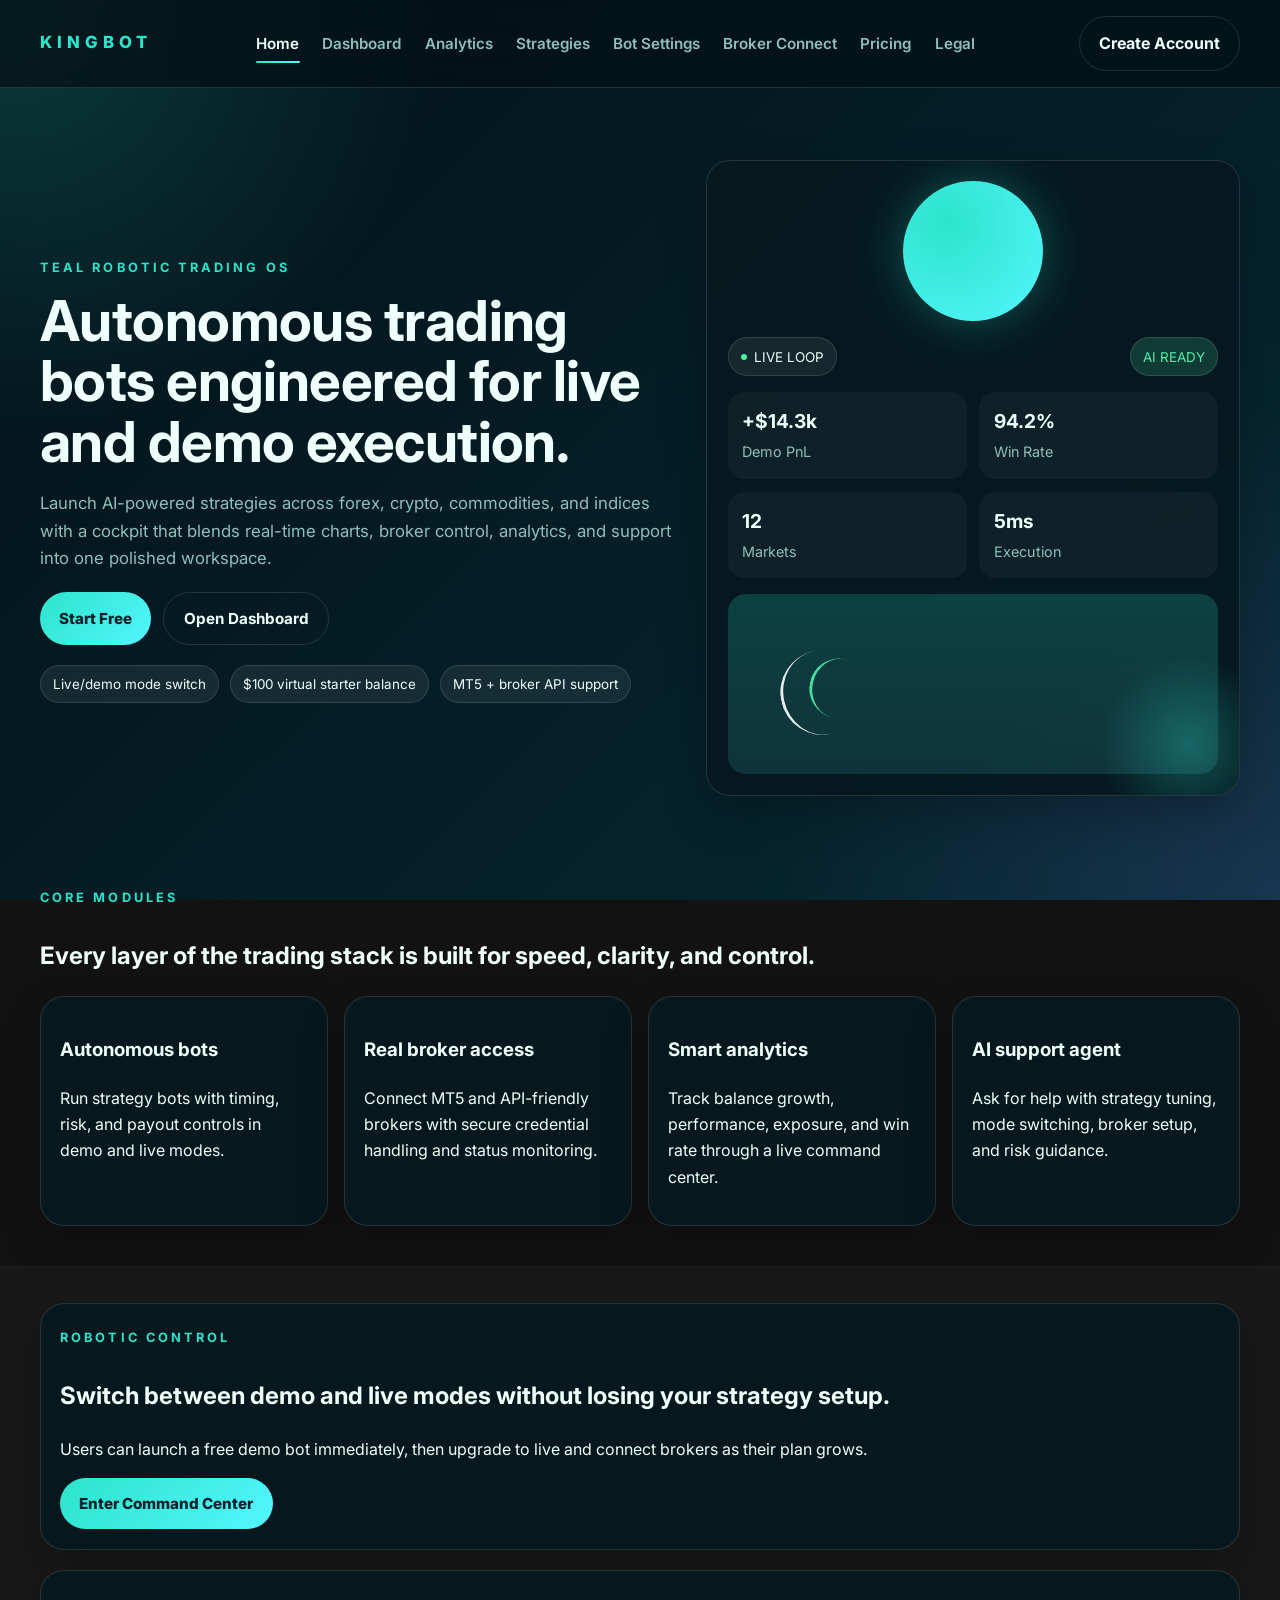
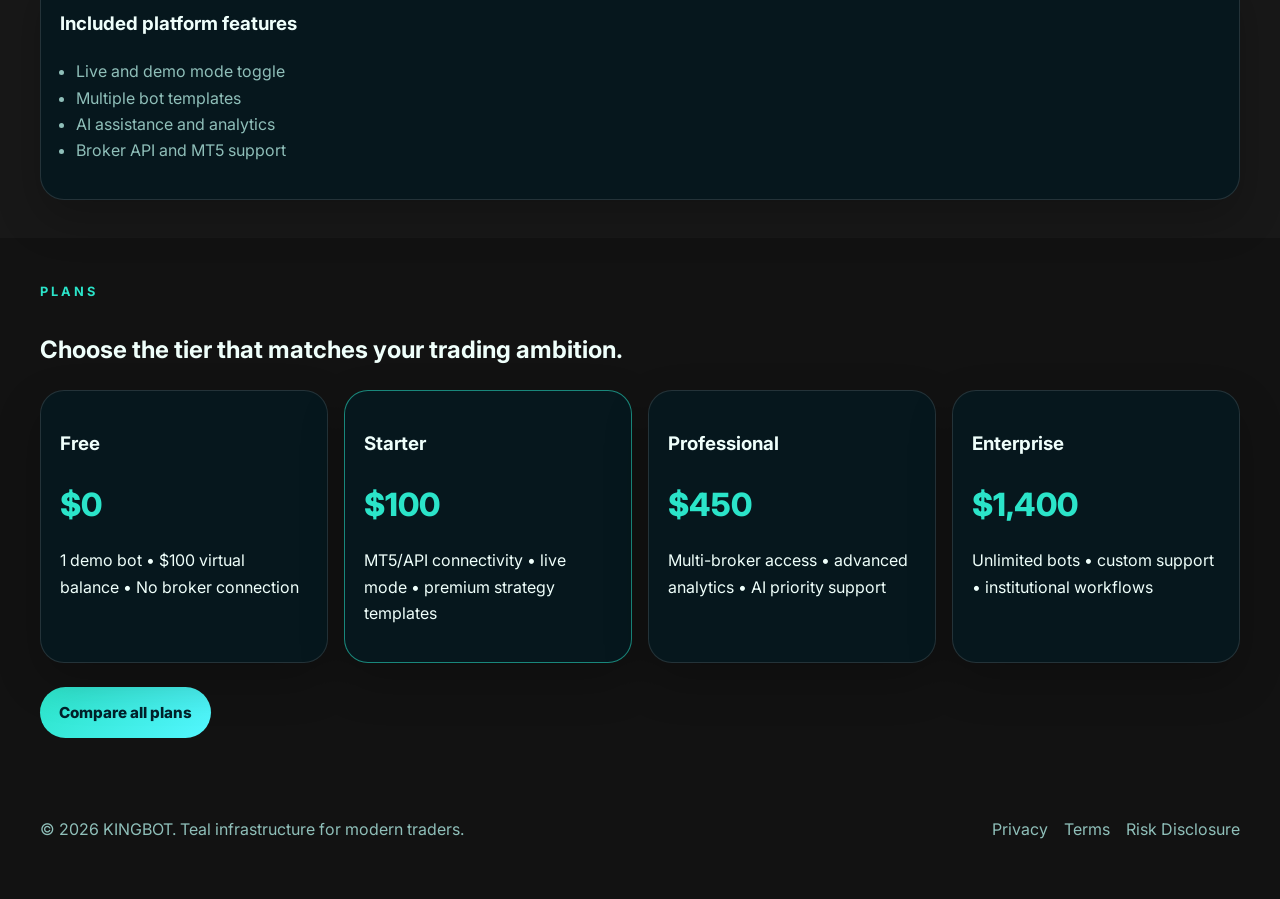
<file: index.html>
<!DOCTYPE html>
<html lang="en">
  <head>
    <meta charset="UTF-8" />
    <meta name="viewport" content="width=device-width, initial-scale=1.0" />
    <base href="/" />
    <title>KINGBOT | Teal AI Trading Robotics</title>
    <meta
      name="description"
      content="KINGBOT is a modern teal trading platform with autonomous bots, live/demo execution, AI support, broker integrations, and analytics."
    />
    <link rel="preconnect" href="https://fonts.googleapis.com" />
    <link rel="preconnect" href="https://fonts.gstatic.com" crossorigin />
    <link
      href="https://fonts.googleapis.com/css2?family=Inter:wght@400;500;600;700;800&display=swap"
      rel="stylesheet"
    />
    <link rel="stylesheet" href="/styles.css" />
  </head>
  <body>
    <header class="site-header">
      <div class="container nav-bar">
        <a class="brand" href="/index.html">KINGBOT</a>
        <button class="nav-toggle" type="button" aria-label="Toggle navigation" aria-expanded="false" aria-controls="primaryNav">
          <span></span>
        </button>
        <nav class="nav-links" id="primaryNav" aria-label="Main navigation">
          <a href="/index.html">Home</a>
          <a href="/dashboard.html">Dashboard</a>
          <a href="/analytics.html">Analytics</a>
          <a href="/strategies.html">Strategies</a>
          <a href="/settings.html">Bot Settings</a>
          <a href="/brokers.html">Broker Connect</a>
          <a href="/pricing.html">Pricing</a>
          <a href="/legal/privacy.html">Legal</a>
        </nav>
        <div class="nav-actions">
          <a class="button-ghost" href="/signup.html" id="authAction" data-guest-label="Create Account" data-guest-href="/signup.html">Create Account</a>
        </div>
      </div>
    </header>

    <main>
      <section class="hero">
        <div class="container hero-grid">
          <div class="fade-in">
            <span class="eyebrow">TEAL ROBOTIC TRADING OS</span>
            <h1>Autonomous trading bots engineered for live and demo execution.</h1>
            <p>
              Launch AI-powered strategies across forex, crypto, commodities,
              and indices with a cockpit that blends real-time charts, broker
              control, analytics, and support into one polished workspace.
            </p>
            <div class="hero-actions">
              <a class="button" href="/signup.html">Start Free</a>
              <a class="button button-ghost" href="/dashboard.html"
                >Open Dashboard</a
              >
            </div>
            <ul class="hero-badges">
              <li>Live/demo mode switch</li>
              <li>$100 virtual starter balance</li>
              <li>MT5 + broker API support</li>
            </ul>
          </div>

          <div class="hero-card" aria-label="Performance summary card">
            <div class="orb" aria-hidden="true"></div>
            <div class="card-top">
              <span class="status-pill pulse">LIVE LOOP</span>
              <span class="status-pill status-pill-alt">AI READY</span>
            </div>
            <div class="metric-grid">
              <div><strong>+$14.3k</strong><span>Demo PnL</span></div>
              <div><strong>94.2%</strong><span>Win Rate</span></div>
              <div><strong>12</strong><span>Markets</span></div>
              <div><strong>5ms</strong><span>Execution</span></div>
            </div>
            <div class="mini-chart" aria-hidden="true">
              <div class="trend-line"></div>
              <div class="trend-line two"></div>
            </div>
          </div>
        </div>
      </section>

      <section class="section">
        <div class="container">
          <div class="section-heading reveal">
            <span class="eyebrow">CORE MODULES</span>
            <h2>
              Every layer of the trading stack is built for speed, clarity, and
              control.
            </h2>
          </div>

          <div class="feature-grid reveal-stagger">
            <article class="feature-card">
              <h3>Autonomous bots</h3>
              <p>
                Run strategy bots with timing, risk, and payout controls in demo
                and live modes.
              </p>
            </article>

            <article class="feature-card">
              <h3>Real broker access</h3>
              <p>
                Connect MT5 and API-friendly brokers with secure credential
                handling and status monitoring.
              </p>
            </article>

            <article class="feature-card">
              <h3>Smart analytics</h3>
              <p>
                Track balance growth, performance, exposure, and win rate
                through a live command center.
              </p>
            </article>

            <article class="feature-card">
              <h3>AI support agent</h3>
              <p>
                Ask for help with strategy tuning, mode switching, broker setup,
                and risk guidance.
              </p>
            </article>
          </div>
        </div>
      </section>

      <section class="section section-alt">
        <div class="container split-grid">
          <div class="panel reveal">
            <span class="eyebrow">ROBOTIC CONTROL</span>
            <h2>
              Switch between demo and live modes without losing your strategy
              setup.
            </h2>
            <p>
              Users can launch a free demo bot immediately, then upgrade to
              live and connect brokers as their plan grows.
            </p>
            <a class="button" href="/dashboard.html">Enter Command Center</a>
          </div>

          <div class="panel reveal">
            <h3>Included platform features</h3>
            <ul class="list">
              <li>Live and demo mode toggle</li>
              <li>Multiple bot templates</li>
              <li>AI assistance and analytics</li>
              <li>Broker API and MT5 support</li>
            </ul>
          </div>
        </div>
      </section>

      <section class="section">
        <div class="container">
          <div class="section-heading reveal">
            <span class="eyebrow">PLANS</span>
            <h2>Choose the tier that matches your trading ambition.</h2>
          </div>

          <div class="pricing-preview-grid reveal-stagger">
            <article class="pricing-card">
              <h3>Free</h3>
              <span class="price">$0</span>
              <p>1 demo bot • $100 virtual balance • No broker connection</p>
            </article>

            <article class="pricing-card featured">
              <h3>Starter</h3>
              <span class="price">$100</span>
              <p>MT5/API connectivity • live mode • premium strategy templates</p>
            </article>

            <article class="pricing-card">
              <h3>Professional</h3>
              <span class="price">$450</span>
              <p>Multi-broker access • advanced analytics • AI priority support</p>
            </article>

            <article class="pricing-card">
              <h3>Enterprise</h3>
              <span class="price">$1,400</span>
              <p>Unlimited bots • custom support • institutional workflows</p>
            </article>
          </div>
          <div class="hero-actions" style="margin-top: 1.5rem;">
            <a class="button" href="/pricing.html">Compare all plans</a>
          </div>
        </div>
      </section>
    </main>

    <footer class="site-footer">
      <div class="container footer-row">
        <p>© <span class="year"></span> KINGBOT. Teal infrastructure for modern traders.</p>
        <div class="footer-links">
          <a href="/legal/privacy.html">Privacy</a>
          <a href="/legal/terms.html">Terms</a>
          <a href="/legal/risk.html">Risk Disclosure</a>
        </div>
      </div>
    </footer>

    <script src="/app.js"></script>
  </body>
</html>
</file>
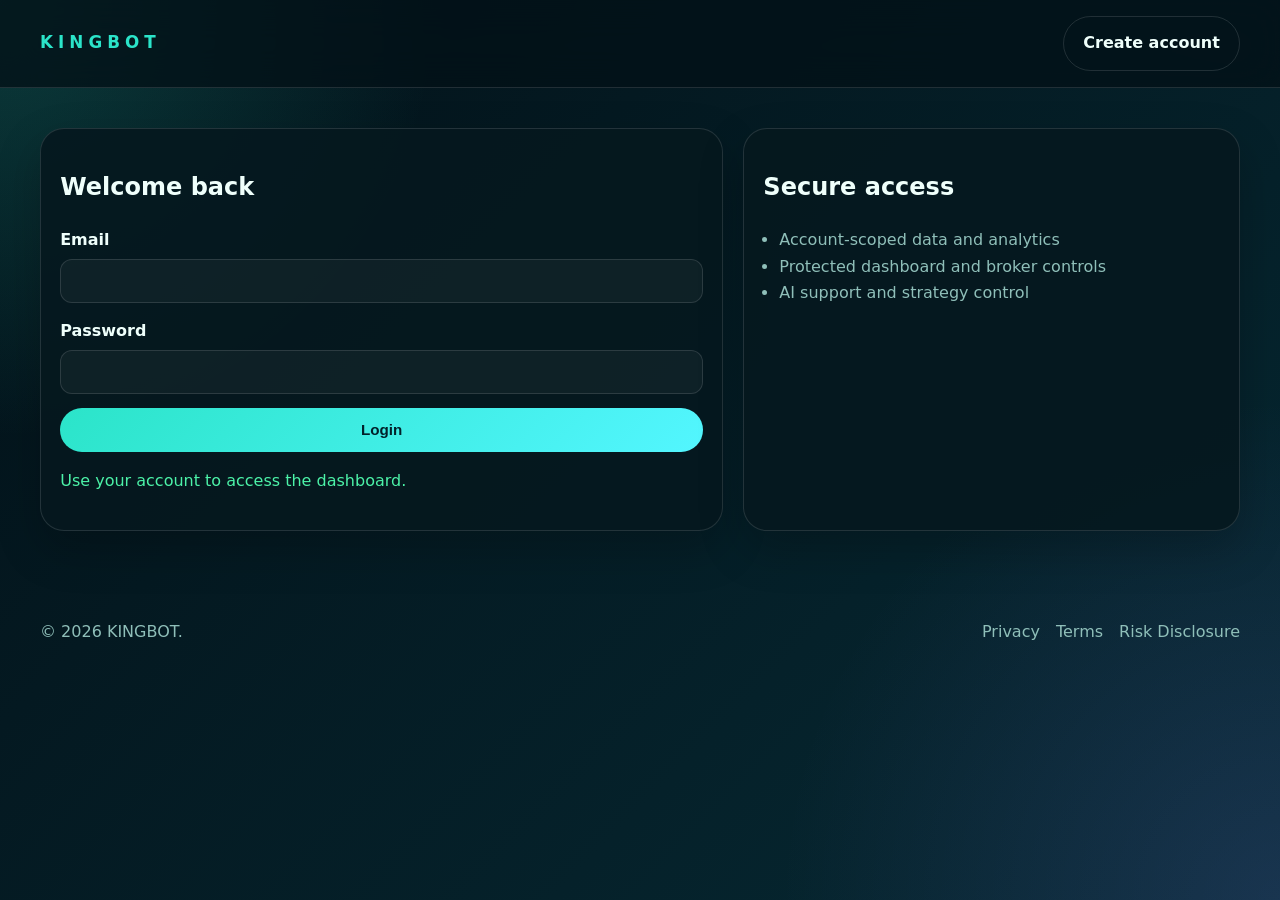
<file: analytics.html>
<!DOCTYPE html>
<html lang="en">
  <head>
    <meta charset="UTF-8" />
    <meta name="viewport" content="width=device-width, initial-scale=1.0" />
    <base href="/" />
    <title>KINGBOT Analytics</title>
    <link rel="stylesheet" href="/styles.css" />
  </head>
  <body>
    <header class="site-header">
      <div class="container nav-bar">
        <a class="brand" href="/index.html">KINGBOT</a>
        <button class="nav-toggle" type="button" aria-label="Toggle navigation" aria-expanded="false" aria-controls="primaryNav">
          <span></span>
        </button>
        <nav class="nav-links" id="primaryNav" aria-label="Main navigation">
          <a href="/index.html">Home</a>
          <a href="/dashboard.html">Dashboard</a>
          <a href="/analytics.html">Analytics</a>
          <a href="/strategies.html">Strategies</a>
          <a href="/settings.html">Bot Settings</a>
          <a href="/brokers.html">Broker Connect</a>
          <a href="/pricing.html">Pricing</a>
          <a href="/legal/privacy.html">Legal</a>
        </nav>
        <div class="nav-actions">
          <a class="button-ghost" href="/index.html" id="logoutBtn">Logout</a>
        </div>
      </div>
    </header>

    <main class="page-shell">
      <section class="container page-intro reveal">
        <span class="eyebrow">ADVANCED ANALYTICS</span>
        <h1>Clear intelligence for every account and strategy.</h1>
        <p>Monitor balance, win rate, profitability, and connected brokers from a premium analytics cockpit.</p>
      </section>

      <section class="container feature-grid reveal-stagger">
        <article class="feature-card"><h3>Balance</h3><p id="balanceValue" class="skeleton">$100</p></article>
        <article class="feature-card"><h3>Win rate</h3><p id="winRateValue" class="skeleton">94.2%</p></article>
        <article class="feature-card"><h3>Monthly PnL</h3><p id="pnlValue" class="skeleton">+$14,280</p></article>
        <article class="feature-card"><h3>Brokers connected</h3><p id="brokerCount" class="skeleton">0</p></article>
      </section>

      <section class="container dashboard-grid reveal-stagger">
        <div class="panel">
          <h2>Performance chart</h2>
          <div class="mini-chart" style="height: 220px; margin-top: 0.5rem;"><div class="trend-line"></div><div class="trend-line two"></div></div>
        </div>
        <div class="panel">
          <h2>Live market watch</h2>
          <div id="marketList" class="skeleton" style="height: 64px;"></div>
        </div>
      </section>
    </main>

    <footer class="site-footer">
      <div class="container footer-row"><p>© <span class="year"></span> KINGBOT.</p></div>
    </footer>

    <script src="/app.js"></script>
    <script>
      const token = localStorage.getItem('kingbotToken');
      document.getElementById('logoutBtn').addEventListener('click', (event) => {
        event.preventDefault();
        localStorage.removeItem('kingbotToken');
        window.location.replace('/login.html');
      });
      const loadAnalytics = async () => {
        if (!token) {
          window.location.href = '/login.html';
          return;
        }
        const res = await fetch('/api/analytics', { headers: { Authorization: `Bearer ${token}` } });
        if (!res.ok) {
          window.location.href = '/login.html';
          return;
        }
        const data = await res.json();
        ['balanceValue', 'winRateValue', 'pnlValue', 'brokerCount'].forEach((id) => document.getElementById(id).classList.remove('skeleton'));
        document.getElementById('balanceValue').textContent = `$${data.balance}`;
        document.getElementById('winRateValue').textContent = `${data.winRate}%`;
        document.getElementById('pnlValue').textContent = `+$${data.monthlyPnL.toLocaleString()}`;
        document.getElementById('brokerCount').textContent = data.connectedBrokers;
      };
      const loadMarkets = async () => {
        const res = await fetch('/api/markets');
        const data = await res.json();
        const list = document.getElementById('marketList');
        list.classList.remove('skeleton');
        list.style.height = 'auto';
        list.innerHTML = data.markets.map((market) => `
          <div class="bot-card">
            <div><strong>${market.symbol}</strong></div>
            <div>${market.price} <span class="stat-pill">${market.change}</span></div>
          </div>
        `).join('');
      };
      loadAnalytics();
      loadMarkets();
    </script>
  </body>
</html>
</file>
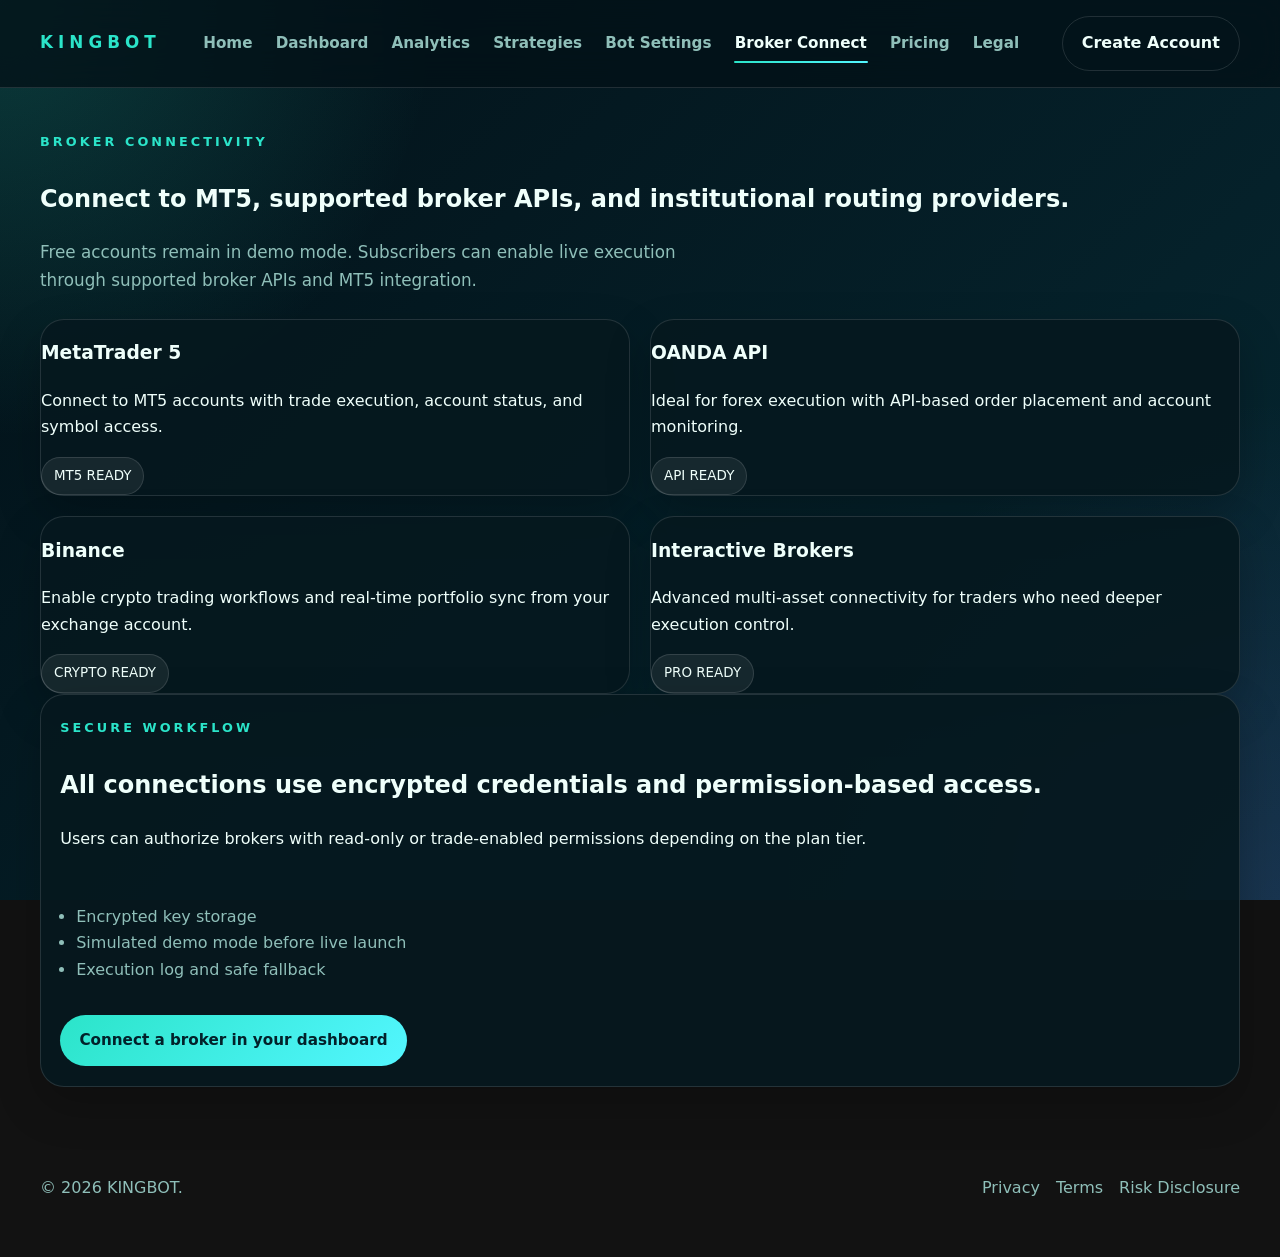
<file: brokers.html>
<!DOCTYPE html>
<html lang="en">
  <head>
    <meta charset="UTF-8" />
    <meta name="viewport" content="width=device-width, initial-scale=1.0" />
    <base href="/" />
    <title>KINGBOT Broker Connect</title>
    <link rel="stylesheet" href="/styles.css" />
  </head>
  <body>
    <header class="site-header">
      <div class="container nav-bar">
        <a class="brand" href="/index.html">KINGBOT</a>
        <button class="nav-toggle" type="button" aria-label="Toggle navigation" aria-expanded="false" aria-controls="primaryNav">
          <span></span>
        </button>
        <nav class="nav-links" id="primaryNav" aria-label="Main navigation">
          <a href="/index.html">Home</a>
          <a href="/dashboard.html">Dashboard</a>
          <a href="/analytics.html">Analytics</a>
          <a href="/strategies.html">Strategies</a>
          <a href="/settings.html">Bot Settings</a>
          <a href="/brokers.html">Broker Connect</a>
          <a href="/pricing.html">Pricing</a>
          <a href="/legal/privacy.html">Legal</a>
        </nav>
        <div class="nav-actions">
          <a class="button-ghost" href="/signup.html" id="authAction" data-guest-label="Create Account" data-guest-href="/signup.html">Create Account</a>
        </div>
      </div>
    </header>

    <main class="page-shell">
      <section class="container page-intro reveal">
        <span class="eyebrow">BROKER CONNECTIVITY</span>
        <h1>Connect to MT5, supported broker APIs, and institutional routing providers.</h1>
        <p>
          Free accounts remain in demo mode. Subscribers can enable live execution through supported broker APIs
          and MT5 integration.
        </p>
      </section>

      <section class="container broker-grid reveal-stagger">
        <article class="broker-card">
          <h3>MetaTrader 5</h3>
          <p>Connect to MT5 accounts with trade execution, account status, and symbol access.</p>
          <span class="status-pill">MT5 READY</span>
        </article>
        <article class="broker-card">
          <h3>OANDA API</h3>
          <p>Ideal for forex execution with API-based order placement and account monitoring.</p>
          <span class="status-pill">API READY</span>
        </article>
        <article class="broker-card">
          <h3>Binance</h3>
          <p>Enable crypto trading workflows and real-time portfolio sync from your exchange account.</p>
          <span class="status-pill">CRYPTO READY</span>
        </article>
        <article class="broker-card">
          <h3>Interactive Brokers</h3>
          <p>Advanced multi-asset connectivity for traders who need deeper execution control.</p>
          <span class="status-pill">PRO READY</span>
        </article>
      </section>

      <section class="container panel connection-panel reveal">
        <div class="split-grid">
          <div>
            <span class="eyebrow">SECURE WORKFLOW</span>
            <h2>All connections use encrypted credentials and permission-based access.</h2>
            <p>Users can authorize brokers with read-only or trade-enabled permissions depending on the plan tier.</p>
          </div>
          <ul class="list">
            <li>Encrypted key storage</li>
            <li>Simulated demo mode before live launch</li>
            <li>Execution log and safe fallback</li>
          </ul>
        </div>
        <div class="card-actions">
          <a class="button" href="/dashboard.html#connectButton">Connect a broker in your dashboard</a>
        </div>
      </section>
    </main>

    <footer class="site-footer">
      <div class="container footer-row">
        <p>© <span class="year"></span> KINGBOT.</p>
        <div class="footer-links">
          <a href="/legal/privacy.html">Privacy</a>
          <a href="/legal/terms.html">Terms</a>
          <a href="/legal/risk.html">Risk Disclosure</a>
        </div>
      </div>
    </footer>

    <script src="/app.js"></script>
  </body>
</html>
</file>
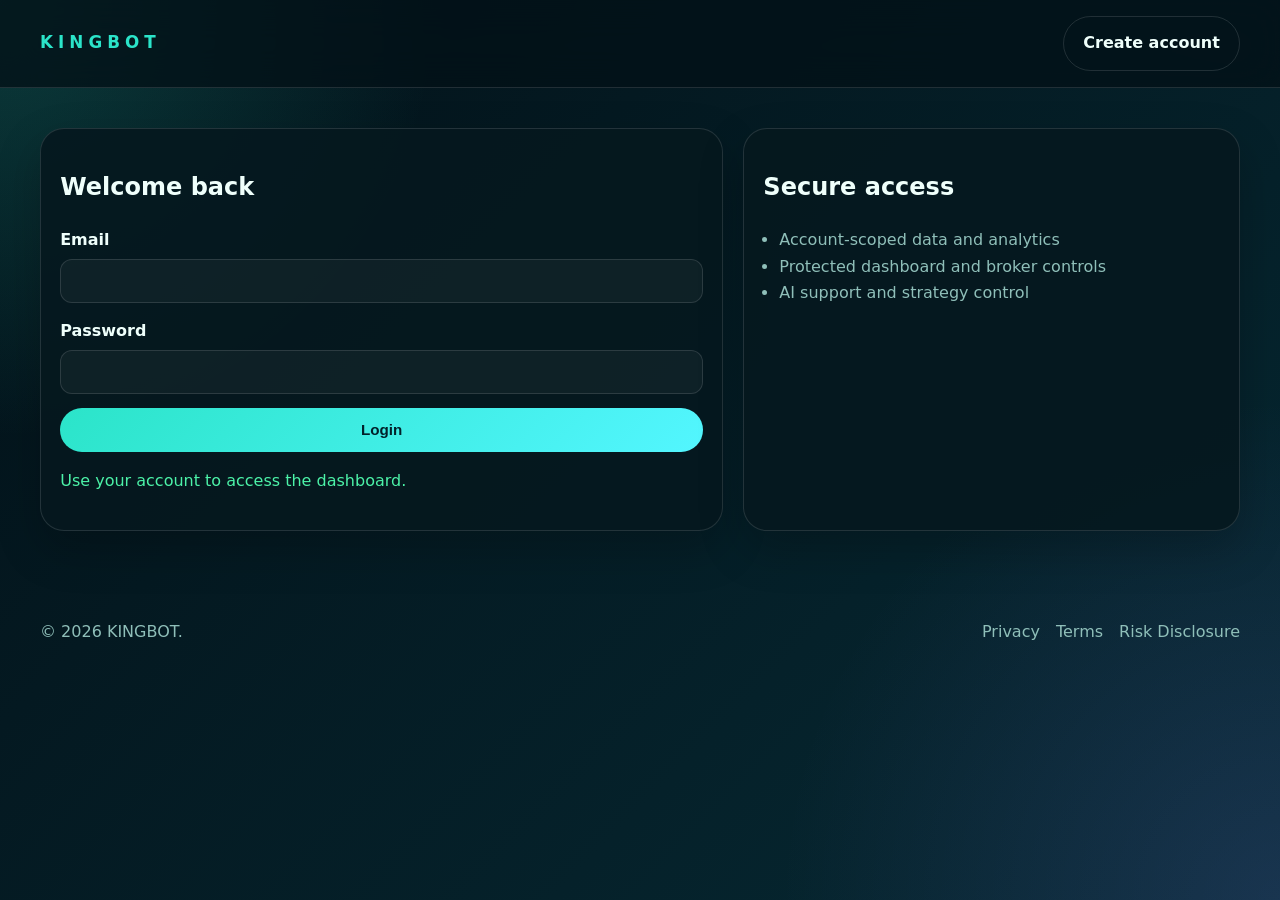
<file: dashboard.html>
<!DOCTYPE html>
<html lang="en">
  <head>
    <meta charset="UTF-8" />
    <meta name="viewport" content="width=device-width, initial-scale=1.0" />
    <base href="/" />
    <title>KINGBOT Dashboard</title>
    <link rel="stylesheet" href="/styles.css" />
  </head>
  <body>
    <header class="site-header">
      <div class="container nav-bar">
        <a class="brand" href="/index.html">KINGBOT</a>
        <button class="nav-toggle" type="button" aria-label="Toggle navigation" aria-expanded="false" aria-controls="primaryNav">
          <span></span>
        </button>
        <nav class="nav-links" id="primaryNav" aria-label="Main navigation">
          <a href="/index.html">Home</a>
          <a href="/dashboard.html">Dashboard</a>
          <a href="/analytics.html">Analytics</a>
          <a href="/strategies.html">Strategies</a>
          <a href="/settings.html">Bot Settings</a>
          <a href="/brokers.html">Broker Connect</a>
          <a href="/pricing.html">Pricing</a>
          <a href="/legal/privacy.html">Legal</a>
        </nav>
        <div class="nav-actions">
          <a class="button-ghost" href="/index.html" id="logoutBtn">Logout</a>
        </div>
      </div>
    </header>

    <main class="page-shell">
      <section class="container page-intro reveal">
        <div class="hero-actions" style="justify-content: space-between; align-items: center; flex-wrap: wrap;">
          <div>
            <span class="eyebrow">TRADING DESK</span>
            <h1 id="welcomeTitle">Welcome back</h1>
          </div>
          <div class="toggle-group">
            <button class="button secondary mode-btn active" data-mode="demo">Demo mode</button>
            <button class="button secondary mode-btn" data-mode="live">Live mode</button>
          </div>
        </div>
        <p>Your bot fleet, analytics, AI support, and broker connections are managed from one high-tech command center.</p>
      </section>

      <section class="container dashboard-grid reveal-stagger">
        <article class="panel">
          <h3>Account snapshot</h3>
          <p id="accountInfo" class="skeleton">Loading account details</p>
          <p id="modeInfo" class="stat-pill">Mode: demo</p>
        </article>
        <article class="panel">
          <h3>Performance overview</h3>
          <p id="brokerInfo" class="skeleton">Loading performance overview</p>
        </article>
      </section>

      <section class="container dashboard-grid reveal-stagger">
        <div class="panel">
          <div class="section-heading">
            <h2>Bot fleet</h2>
            <button class="button" id="createBotBtn" type="button">Create bot</button>
          </div>
          <div id="botList" class="skeleton" style="height: 64px;"></div>
        </div>
        <div class="panel" id="paymentForm">
          <h2>Upgrade plan</h2>
          <form id="upgradeForm">
            <label>Plan<select id="planSelect"><option value="starter">Starter $100</option><option value="professional">Professional $450</option><option value="enterprise">Enterprise $1400</option></select></label>
            <button class="button button-block" type="submit">Activate plan</button>
          </form>
          <p id="paymentStatus" class="status-text">Manual payment also available at +27 748 275 015.</p>
        </div>
      </section>

      <section class="container dashboard-grid reveal-stagger">
        <div class="panel">
          <h2>AI assistant</h2>
          <input id="aiInput" placeholder="Ask about your strategy or broker" />
          <button class="button" id="aiButton" style="margin-top: 0.6rem;">Send</button>
          <p id="aiReply" class="status-text">AI assistant ready.</p>
        </div>
        <div class="panel">
          <h2>Broker connect</h2>
          <select id="brokerSelect"><option>MT5</option><option>OANDA</option><option>Binance</option><option>Interactive Brokers</option></select>
          <button class="button" id="connectButton" style="margin-top: 0.6rem;">Connect broker</button>
          <p id="brokerStatus" class="status-text">Demo mode until subscription is active.</p>
        </div>
      </section>
    </main>

    <footer class="site-footer">
      <div class="container footer-row">
        <p>© <span class="year"></span> KINGBOT.</p>
      </div>
    </footer>

    <script src="/app.js"></script>
    <script>
      const token = localStorage.getItem('kingbotToken');
      const modeButtons = Array.from(document.querySelectorAll('.mode-btn'));

      const setModeButtons = (mode) => {
        modeButtons.forEach((button) => button.classList.toggle('active', button.dataset.mode === mode));
      };

      const loadUser = async () => {
        if (!token) {
          window.location.href = '/login.html';
          return;
        }
        const res = await fetch('/api/me', { headers: { Authorization: `Bearer ${token}` } });
        if (!res.ok) {
          window.location.href = '/login.html';
          return;
        }
        const data = await res.json();
        document.getElementById('welcomeTitle').textContent = `Welcome back, ${data.user.name}`;
        const accountInfo = document.getElementById('accountInfo');
        accountInfo.classList.remove('skeleton');
        accountInfo.textContent = `${data.user.email} • Plan: ${data.user.plan} • Balance: $${data.user.demoBalance}`;
        document.getElementById('modeInfo').textContent = `Mode: ${data.user.mode || 'demo'}`;
        setModeButtons(data.user.mode || 'demo');
      };

      const loadAnalytics = async () => {
        if (!token) return;
        const res = await fetch('/api/analytics', { headers: { Authorization: `Bearer ${token}` } });
        const data = await res.json();
        if (res.ok) {
          const brokerInfo = document.getElementById('brokerInfo');
          brokerInfo.classList.remove('skeleton');
          brokerInfo.textContent = `${data.connectedBrokers} connected broker(s) • Win rate ${data.winRate}% • Active bots ${data.activeBots}`;
        }
      };

      const loadBots = async () => {
        if (!token) return;
        const res = await fetch('/api/bots', { headers: { Authorization: `Bearer ${token}` } });
        const data = await res.json();
        const list = document.getElementById('botList');
        list.classList.remove('skeleton');
        list.style.height = 'auto';
        if (!res.ok) return;
        if (!data.bots.length) {
          list.innerHTML = '<p class="status-text">No bots yet. Create your first bot to get started.</p>';
          return;
        }
        list.innerHTML = data.bots.map((bot) => `
          <div class="bot-card">
            <div>
              <strong>${bot.name}</strong>
              <div class="stat-pill">${bot.strategy} • ${bot.timeframe}</div>
            </div>
            <div class="toggle-group">
              <button class="button secondary" data-action="toggle" data-id="${bot.id}">${bot.status === 'running' ? 'Pause' : 'Start'}</button>
            </div>
          </div>
        `).join('');
      };

      document.getElementById('logoutBtn').addEventListener('click', (event) => {
        event.preventDefault();
        localStorage.removeItem('kingbotToken');
        window.location.replace('/login.html');
      });

      modeButtons.forEach((button) => {
        button.addEventListener('click', async () => {
          const mode = button.dataset.mode;
          const res = await fetch('/api/mode', {
            method: 'POST',
            headers: { 'Content-Type': 'application/json', Authorization: `Bearer ${token}` },
            body: JSON.stringify({ mode })
          });
          const payload = await res.json();
          if (res.ok) {
            setModeButtons(mode);
            document.getElementById('modeInfo').textContent = `Mode: ${mode}`;
            document.getElementById('brokerStatus').textContent = mode === 'live' ? 'Live mode activated' : 'Demo mode active';
          } else {
            document.getElementById('brokerStatus').textContent = payload.error || 'Mode change failed';
          }
        });
      });

      document.getElementById('createBotBtn').addEventListener('click', async (event) => {
        const button = event.currentTarget;
        button.disabled = true;
        const originalText = button.textContent;
        button.innerHTML = '<span class="spinner"></span>Creating';
        const res = await fetch('/api/bots', {
          method: 'POST',
          headers: { 'Content-Type': 'application/json', Authorization: `Bearer ${token}` },
          body: JSON.stringify({ action: 'create' })
        });
        if (res.ok) {
          await loadBots();
        }
        button.disabled = false;
        button.textContent = originalText;
      });

      document.getElementById('botList').addEventListener('click', async (event) => {
        const button = event.target.closest('button[data-action="toggle"]');
        if (!button) return;
        const res = await fetch('/api/bots', {
          method: 'POST',
          headers: { 'Content-Type': 'application/json', Authorization: `Bearer ${token}` },
          body: JSON.stringify({ action: 'toggle', id: button.dataset.id })
        });
        if (res.ok) {
          loadBots();
        }
      });

      document.getElementById('upgradeForm').addEventListener('submit', async (event) => {
        event.preventDefault();
        const plan = document.getElementById('planSelect').value;
        const submitButton = event.target.querySelector('button');
        submitButton.disabled = true;
        const res = await fetch('/api/payment', {
          method: 'POST',
          headers: { 'Content-Type': 'application/json', Authorization: `Bearer ${token}` },
          body: JSON.stringify({ plan })
        });
        const payload = await res.json();
        const statusEl = document.getElementById('paymentStatus');
        statusEl.textContent = payload.message || payload.error;
        statusEl.classList.toggle('is-error', !res.ok);
        submitButton.disabled = false;
        loadUser();
      });

      document.getElementById('aiButton').addEventListener('click', async () => {
        const input = document.getElementById('aiInput');
        const reply = document.getElementById('aiReply');
        reply.innerHTML = '<span class="spinner"></span>Thinking...';
        const response = await fetch('/api/ai', {
          method: 'POST',
          headers: { 'Content-Type': 'application/json' },
          body: JSON.stringify({ message: input.value })
        });
        const payload = await response.json();
        reply.textContent = payload.reply;
      });

      document.getElementById('connectButton').addEventListener('click', async () => {
        const select = document.getElementById('brokerSelect');
        const response = await fetch('/api/broker/connect', {
          method: 'POST',
          headers: { 'Content-Type': 'application/json', Authorization: `Bearer ${token}` },
          body: JSON.stringify({ broker: select.value })
        });
        const payload = await response.json();
        document.getElementById('brokerStatus').textContent = `Connected to ${payload.connection?.broker || select.value}`;
        loadAnalytics();
      });

      const planParam = new URLSearchParams(window.location.search).get('plan');
      if (planParam) {
        const planSelect = document.getElementById('planSelect');
        const match = Array.from(planSelect.options).find((option) => option.value === planParam);
        if (match) planSelect.value = match.value;
      }

      loadUser();
      loadAnalytics();
      loadBots();
    </script>
  </body>
</html>
</file>
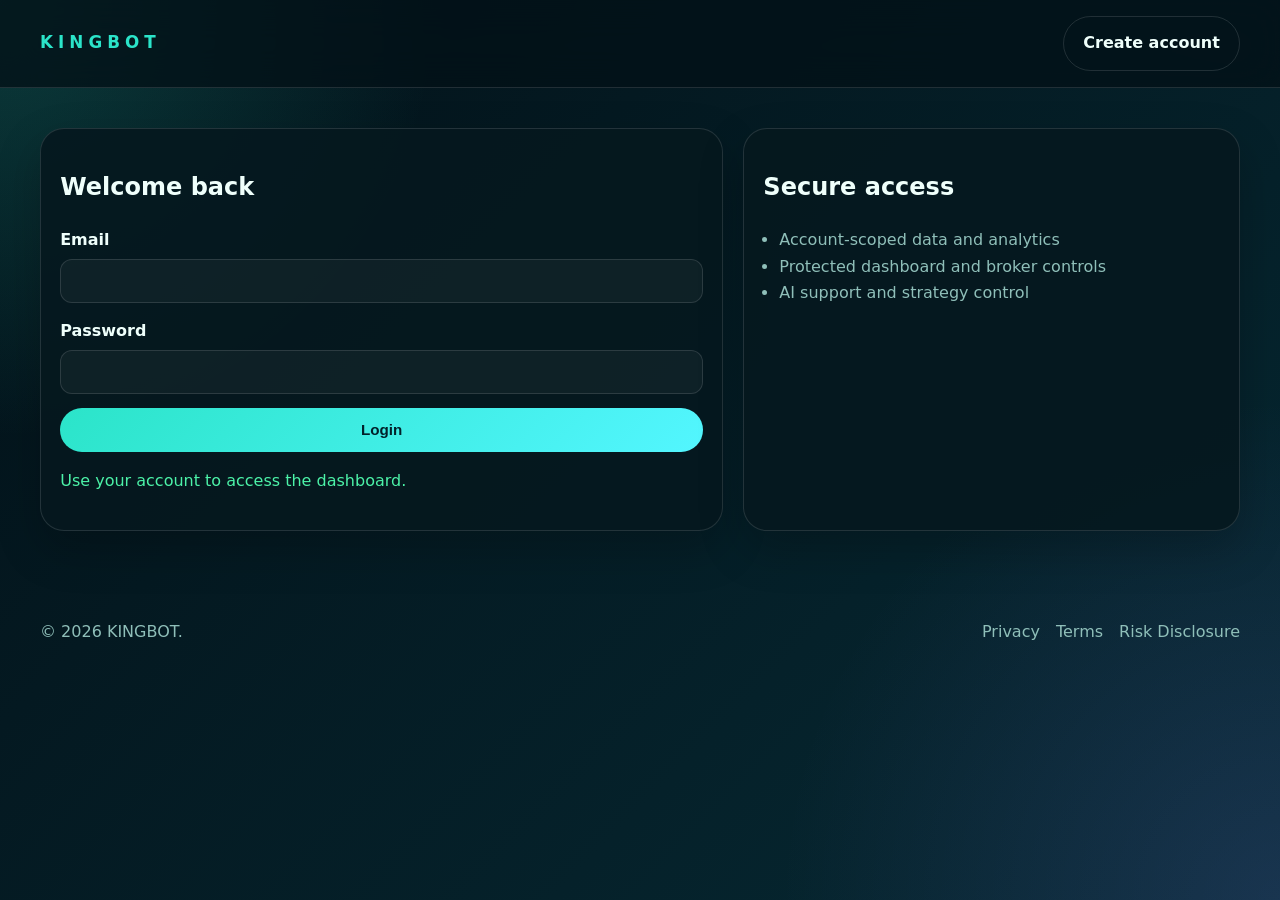
<file: login.html>
<!DOCTYPE html>
<html lang="en">
  <head>
    <meta charset="UTF-8" />
    <meta name="viewport" content="width=device-width, initial-scale=1.0" />
    <base href="/" />
    <title>KINGBOT Login</title>
    <link rel="stylesheet" href="/styles.css" />
  </head>
  <body>
    <header class="site-header">
      <div class="container nav-bar">
        <a class="brand" href="/index.html">KINGBOT</a>
        <div class="nav-actions">
          <a class="button-ghost" href="/signup.html">Create account</a>
        </div>
      </div>
    </header>

    <main class="page-shell">
      <section class="container settings-grid reveal-stagger">
        <form class="panel" id="loginForm">
          <h2>Welcome back</h2>
          <label>Email<input name="email" type="email" required autocomplete="email" /></label>
          <label>Password<input name="password" type="password" required autocomplete="current-password" /></label>
          <button class="button button-block" type="submit">Login</button>
          <p id="loginMessage" class="status-text">Use your account to access the dashboard.</p>
        </form>
        <div class="panel">
          <h2>Secure access</h2>
          <ul class="list">
            <li>Account-scoped data and analytics</li>
            <li>Protected dashboard and broker controls</li>
            <li>AI support and strategy control</li>
          </ul>
        </div>
      </section>
    </main>

    <footer class="site-footer">
      <div class="container footer-row">
        <p>© <span class="year"></span> KINGBOT.</p>
        <div class="footer-links">
          <a href="/legal/privacy.html">Privacy</a>
          <a href="/legal/terms.html">Terms</a>
          <a href="/legal/risk.html">Risk Disclosure</a>
        </div>
      </div>
    </footer>

    <script src="/app.js"></script>
    <script>
      document.getElementById('loginForm').addEventListener('submit', async (event) => {
        event.preventDefault();
        const submitButton = event.target.querySelector('button');
        const messageEl = document.getElementById('loginMessage');
        submitButton.disabled = true;
        submitButton.innerHTML = '<span class="spinner"></span>Logging in';
        const formData = new FormData(event.target);
        const payload = Object.fromEntries(formData.entries());
        try {
          const response = await fetch('/api/login', {
            method: 'POST',
            headers: { 'Content-Type': 'application/json' },
            body: JSON.stringify(payload)
          });
          const data = await response.json();
          if (response.ok) {
            localStorage.setItem('kingbotToken', data.token);
            messageEl.textContent = 'Login successful. Redirecting...';
            messageEl.classList.remove('is-error');
            window.location.replace('/dashboard.html');
          } else {
            localStorage.removeItem('kingbotToken');
            messageEl.textContent = data.error || 'Login failed';
            messageEl.classList.add('is-error');
          }
        } finally {
          submitButton.disabled = false;
          submitButton.textContent = 'Login';
        }
      });
    </script>
  </body>
</html>
</file>
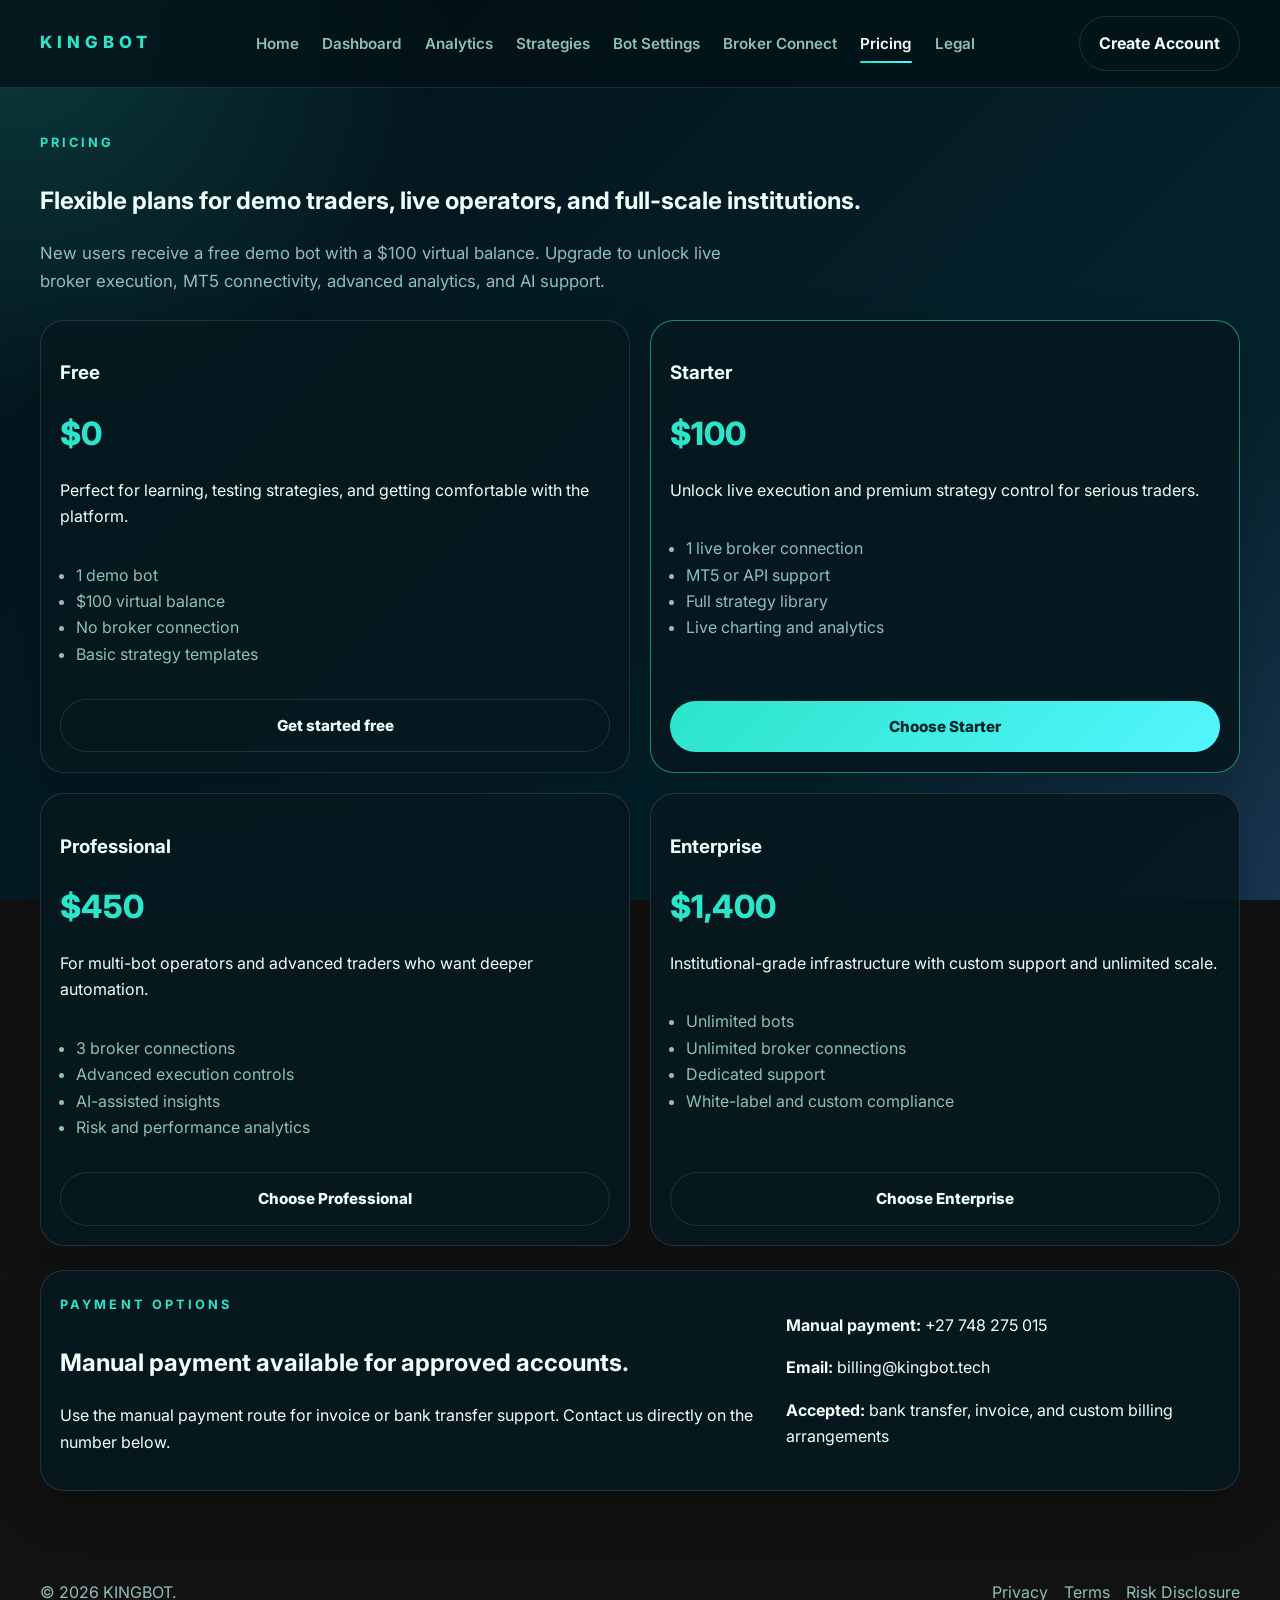
<file: pricing.html>
<!DOCTYPE html>
<html lang="en">
  <head>
    <meta charset="UTF-8" />
    <meta name="viewport" content="width=device-width, initial-scale=1.0" />
    <base href="/" />
    <title>KINGBOT Pricing</title>
    <link
      href="https://fonts.googleapis.com/css2?family=Inter:wght@400;500;600;700;800&display=swap"
      rel="stylesheet"
    />
    <link rel="stylesheet" href="/styles.css" />
  </head>
  <body>
    <header class="site-header">
      <div class="container nav-bar">
        <a class="brand" href="/index.html">KINGBOT</a>
        <button class="nav-toggle" type="button" aria-label="Toggle navigation" aria-expanded="false" aria-controls="primaryNav">
          <span></span>
        </button>
        <nav class="nav-links" id="primaryNav" aria-label="Main navigation">
          <a href="/index.html">Home</a>
          <a href="/dashboard.html">Dashboard</a>
          <a href="/analytics.html">Analytics</a>
          <a href="/strategies.html">Strategies</a>
          <a href="/settings.html">Bot Settings</a>
          <a href="/brokers.html">Broker Connect</a>
          <a href="/pricing.html">Pricing</a>
          <a href="/legal/privacy.html">Legal</a>
        </nav>
        <div class="nav-actions">
          <a class="button-ghost" href="/signup.html" id="authAction" data-guest-label="Create Account" data-guest-href="/signup.html">Create Account</a>
        </div>
      </div>
    </header>

    <main class="page-shell">
      <section class="container page-intro reveal">
        <span class="eyebrow">PRICING</span>
        <h1>Flexible plans for demo traders, live operators, and full-scale institutions.</h1>
        <p>
          New users receive a free demo bot with a $100 virtual balance. Upgrade to unlock live broker
          execution, MT5 connectivity, advanced analytics, and AI support.
        </p>
      </section>

      <section class="container pricing-grid reveal-stagger">
        <article class="pricing-card">
          <h3>Free</h3>
          <span class="price">$0</span>
          <p>Perfect for learning, testing strategies, and getting comfortable with the platform.</p>
          <ul class="list">
            <li>1 demo bot</li>
            <li>$100 virtual balance</li>
            <li>No broker connection</li>
            <li>Basic strategy templates</li>
          </ul>
          <div class="card-actions">
            <a class="button button-block secondary" href="/signup.html">Get started free</a>
          </div>
        </article>
        <article class="pricing-card featured">
          <h3>Starter</h3>
          <span class="price">$100</span>
          <p>Unlock live execution and premium strategy control for serious traders.</p>
          <ul class="list">
            <li>1 live broker connection</li>
            <li>MT5 or API support</li>
            <li>Full strategy library</li>
            <li>Live charting and analytics</li>
          </ul>
          <div class="card-actions">
            <a class="button button-block" href="/dashboard.html?plan=starter#paymentForm">Choose Starter</a>
          </div>
        </article>
        <article class="pricing-card">
          <h3>Professional</h3>
          <span class="price">$450</span>
          <p>For multi-bot operators and advanced traders who want deeper automation.</p>
          <ul class="list">
            <li>3 broker connections</li>
            <li>Advanced execution controls</li>
            <li>AI-assisted insights</li>
            <li>Risk and performance analytics</li>
          </ul>
          <div class="card-actions">
            <a class="button button-block secondary" href="/dashboard.html?plan=professional#paymentForm">Choose Professional</a>
          </div>
        </article>
        <article class="pricing-card">
          <h3>Enterprise</h3>
          <span class="price">$1,400</span>
          <p>Institutional-grade infrastructure with custom support and unlimited scale.</p>
          <ul class="list">
            <li>Unlimited bots</li>
            <li>Unlimited broker connections</li>
            <li>Dedicated support</li>
            <li>White-label and custom compliance</li>
          </ul>
          <div class="card-actions">
            <a class="button button-block secondary" href="/dashboard.html?plan=enterprise#paymentForm">Choose Enterprise</a>
          </div>
        </article>
      </section>

      <section class="container panel payment-card reveal">
        <div>
          <span class="eyebrow">PAYMENT OPTIONS</span>
          <h2>Manual payment available for approved accounts.</h2>
          <p>Use the manual payment route for invoice or bank transfer support. Contact us directly on the number below.</p>
        </div>
        <div class="payment-details">
          <p><strong>Manual payment:</strong> +27 748 275 015</p>
          <p><strong>Email:</strong> billing@kingbot.tech</p>
          <p><strong>Accepted:</strong> bank transfer, invoice, and custom billing arrangements</p>
        </div>
      </section>
    </main>

    <footer class="site-footer">
      <div class="container footer-row">
        <p>© <span class="year"></span> KINGBOT.</p>
        <div class="footer-links">
          <a href="/legal/privacy.html">Privacy</a>
          <a href="/legal/terms.html">Terms</a>
          <a href="/legal/risk.html">Risk Disclosure</a>
        </div>
      </div>
    </footer>

    <script src="/app.js"></script>
  </body>
</html>
</file>
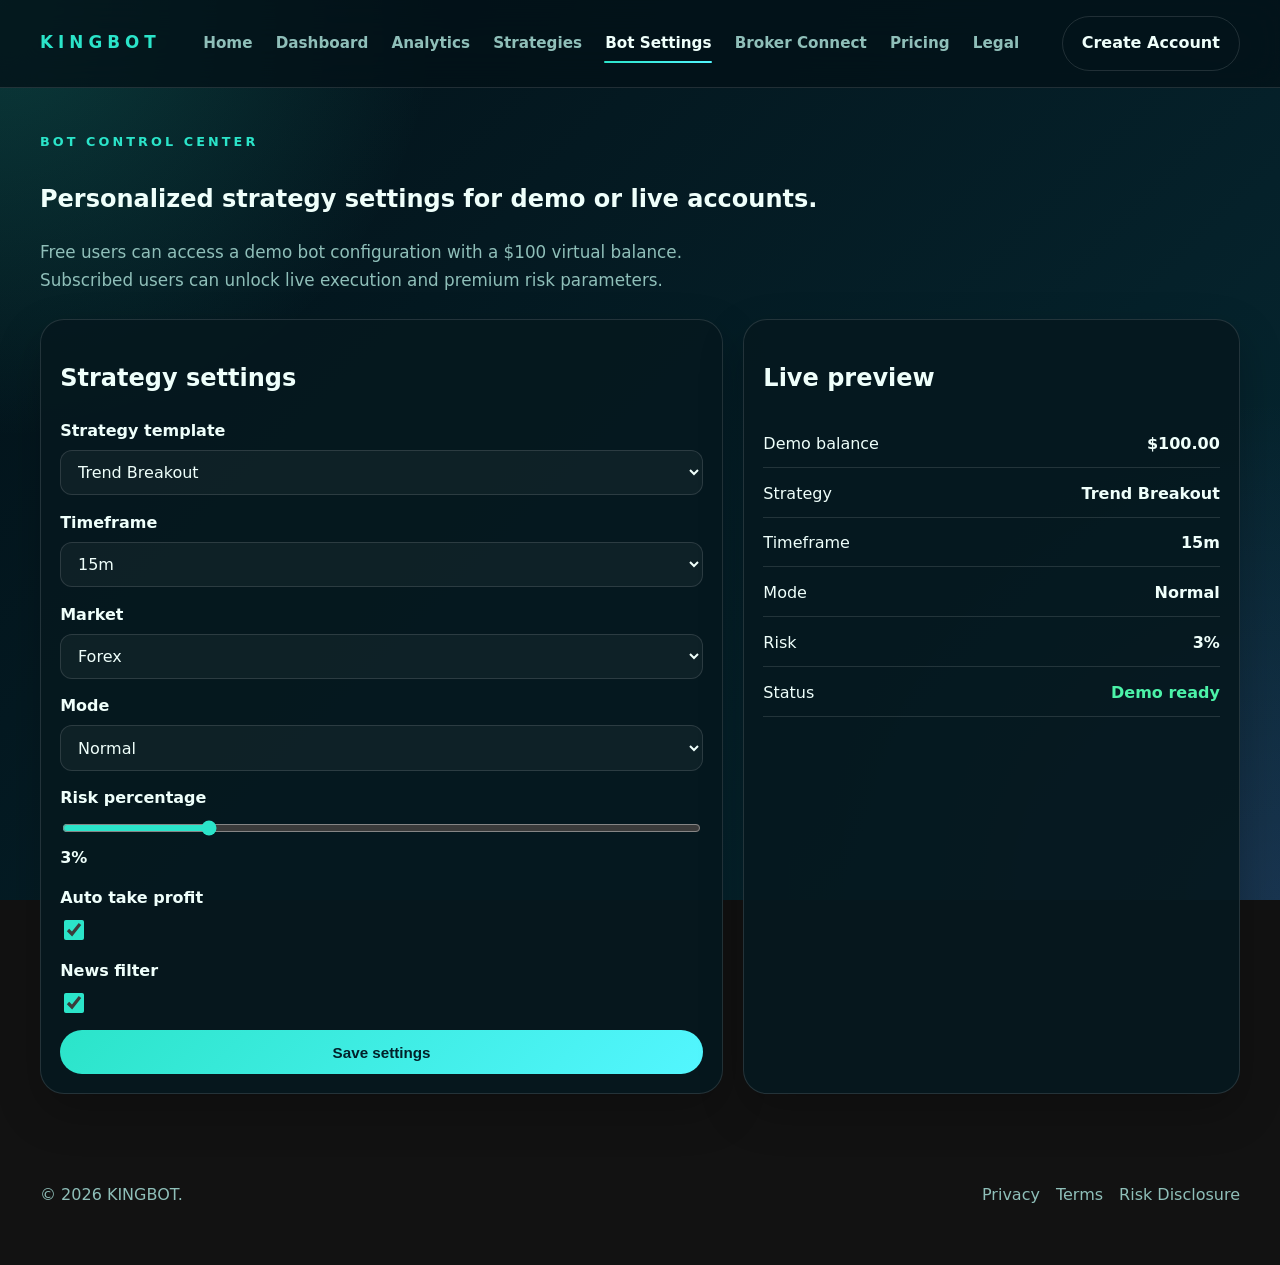
<file: settings.html>
<!DOCTYPE html>
<html lang="en">
  <head>
    <meta charset="UTF-8" />
    <meta name="viewport" content="width=device-width, initial-scale=1.0" />
    <base href="/" />
    <title>KINGBOT Bot Settings</title>
    <link rel="stylesheet" href="/styles.css" />
  </head>
  <body>
    <header class="site-header">
      <div class="container nav-bar">
        <a class="brand" href="/index.html">KINGBOT</a>
        <button class="nav-toggle" type="button" aria-label="Toggle navigation" aria-expanded="false" aria-controls="primaryNav">
          <span></span>
        </button>
        <nav class="nav-links" id="primaryNav" aria-label="Main navigation">
          <a href="/index.html">Home</a>
          <a href="/dashboard.html">Dashboard</a>
          <a href="/analytics.html">Analytics</a>
          <a href="/strategies.html">Strategies</a>
          <a href="/settings.html">Bot Settings</a>
          <a href="/brokers.html">Broker Connect</a>
          <a href="/pricing.html">Pricing</a>
          <a href="/legal/privacy.html">Legal</a>
        </nav>
        <div class="nav-actions">
          <a class="button-ghost" href="/signup.html" id="authAction" data-guest-label="Create Account" data-guest-href="/signup.html">Create Account</a>
        </div>
      </div>
    </header>

    <main class="page-shell">
      <section class="container page-intro reveal">
        <span class="eyebrow">BOT CONTROL CENTER</span>
        <h1>Personalized strategy settings for demo or live accounts.</h1>
        <p>
          Free users can access a demo bot configuration with a $100 virtual balance. Subscribed users can unlock
          live execution and premium risk parameters.
        </p>
      </section>

      <section class="container settings-grid reveal-stagger">
        <form class="panel settings-form" id="strategy-form">
          <h2>Strategy settings</h2>
          <label>
            Strategy template
            <select id="strategyTemplate">
              <option>Trend Breakout</option>
              <option>Mean Reversion</option>
              <option>Scalp Momentum</option>
              <option>Grid Recovery</option>
            </select>
          </label>
          <label>
            Timeframe
            <select id="timeframe">
              <option>1m</option>
              <option>5m</option>
              <option selected>15m</option>
              <option>1h</option>
              <option>4h</option>
            </select>
          </label>
          <label>
            Market
            <select id="market">
              <option>Forex</option>
              <option>Crypto</option>
              <option>Indices</option>
              <option>Commodities</option>
            </select>
          </label>
          <label>
            Mode
            <select id="riskMode">
              <option>Conservative</option>
              <option selected>Normal</option>
              <option>Aggressive</option>
            </select>
          </label>
          <label>
            Risk percentage
            <input id="riskPercent" type="range" min="1" max="10" value="3" />
            <span id="riskValue">3%</span>
          </label>
          <label>
            Auto take profit
            <input id="takeProfit" type="checkbox" checked />
          </label>
          <label>
            News filter
            <input id="newsFilter" type="checkbox" checked />
          </label>
          <button class="button button-block" type="submit">Save settings</button>
        </form>

        <aside class="panel preview-card">
          <h2>Live preview</h2>
          <div class="preview-row">
            <span>Demo balance</span>
            <strong>$100.00</strong>
          </div>
          <div class="preview-row">
            <span>Strategy</span>
            <strong id="previewStrategy">Trend Breakout</strong>
          </div>
          <div class="preview-row">
            <span>Timeframe</span>
            <strong id="previewTimeframe">15m</strong>
          </div>
          <div class="preview-row">
            <span>Mode</span>
            <strong id="previewMode">Normal</strong>
          </div>
          <div class="preview-row">
            <span>Risk</span>
            <strong id="previewRisk">3%</strong>
          </div>
          <div class="preview-row">
            <span>Status</span>
            <strong class="status-text">Demo ready</strong>
          </div>
        </aside>
      </section>
    </main>

    <footer class="site-footer">
      <div class="container footer-row">
        <p>© <span class="year"></span> KINGBOT.</p>
        <div class="footer-links">
          <a href="/legal/privacy.html">Privacy</a>
          <a href="/legal/terms.html">Terms</a>
          <a href="/legal/risk.html">Risk Disclosure</a>
        </div>
      </div>
    </footer>

    <script src="/app.js"></script>
  </body>
</html>
</file>
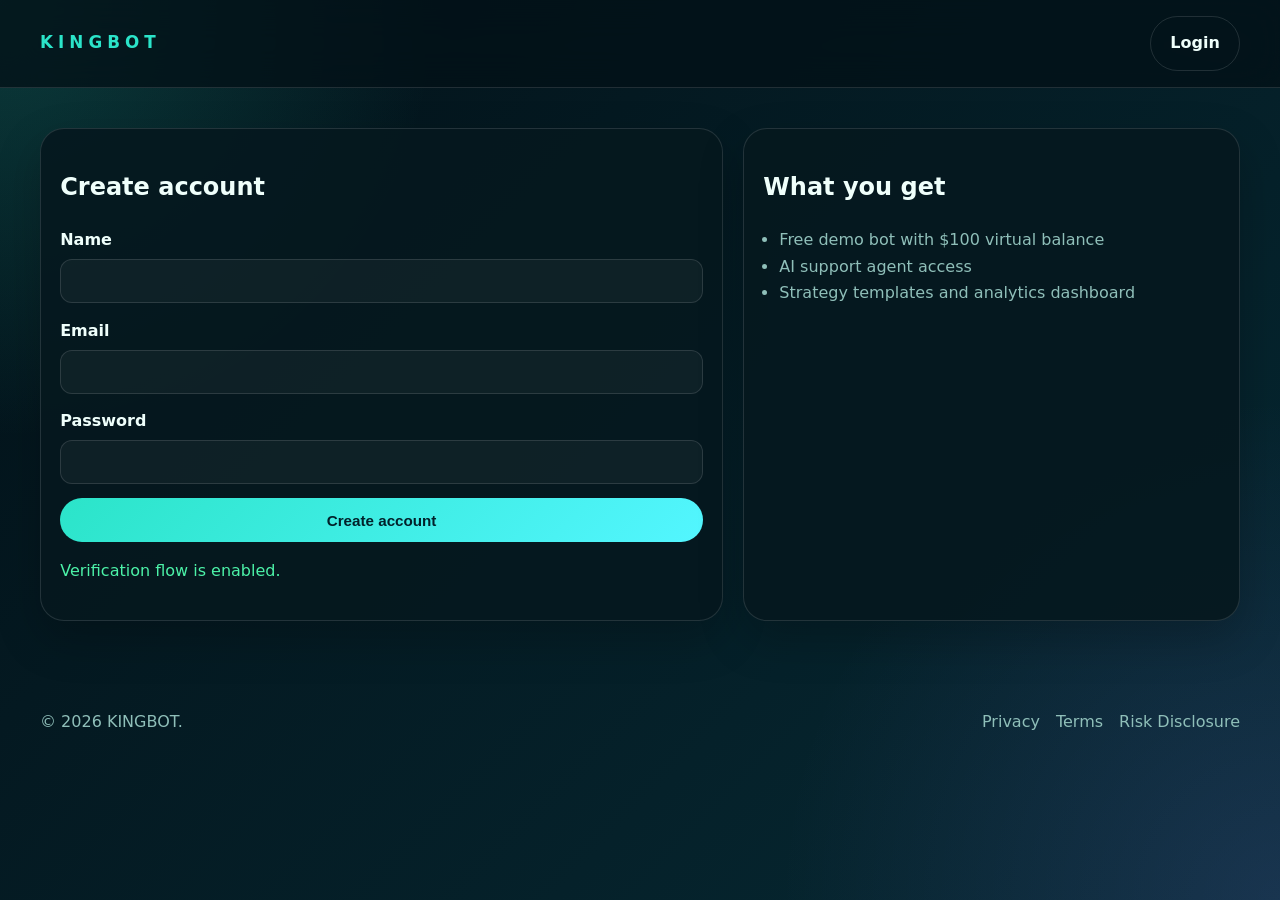
<file: signup.html>
<!DOCTYPE html>
<html lang="en">
  <head>
    <meta charset="UTF-8" />
    <meta name="viewport" content="width=device-width, initial-scale=1.0" />
    <base href="/" />
    <title>KINGBOT Sign Up</title>
    <link rel="stylesheet" href="/styles.css" />
  </head>
  <body>
    <header class="site-header">
      <div class="container nav-bar">
        <a class="brand" href="/index.html">KINGBOT</a>
        <div class="nav-actions">
          <a class="button-ghost" href="/login.html">Login</a>
        </div>
      </div>
    </header>

    <main class="page-shell">
      <section class="container settings-grid reveal-stagger">
        <form class="panel" id="signupForm">
          <h2>Create account</h2>
          <label>Name<input name="name" required autocomplete="name" /></label>
          <label>Email<input name="email" type="email" required autocomplete="email" /></label>
          <label>Password<input name="password" type="password" required minlength="6" autocomplete="new-password" /></label>
          <button class="button button-block" type="submit">Create account</button>
          <p id="signupMessage" class="status-text">Verification flow is enabled.</p>
        </form>
        <div class="panel">
          <h2>What you get</h2>
          <ul class="list">
            <li>Free demo bot with $100 virtual balance</li>
            <li>AI support agent access</li>
            <li>Strategy templates and analytics dashboard</li>
          </ul>
        </div>
      </section>
    </main>

    <footer class="site-footer">
      <div class="container footer-row">
        <p>© <span class="year"></span> KINGBOT.</p>
        <div class="footer-links">
          <a href="/legal/privacy.html">Privacy</a>
          <a href="/legal/terms.html">Terms</a>
          <a href="/legal/risk.html">Risk Disclosure</a>
        </div>
      </div>
    </footer>

    <script src="/app.js"></script>
    <script>
      document.getElementById('signupForm').addEventListener('submit', async (event) => {
        event.preventDefault();
        const submitButton = event.target.querySelector('button');
        const messageEl = document.getElementById('signupMessage');
        submitButton.disabled = true;
        submitButton.innerHTML = '<span class="spinner"></span>Creating account';
        const formData = new FormData(event.target);
        const payload = Object.fromEntries(formData.entries());
        try {
          const response = await fetch('/api/signup', {
            method: 'POST',
            headers: { 'Content-Type': 'application/json' },
            body: JSON.stringify(payload)
          });
          const data = await response.json();
          if (response.ok) {
            localStorage.setItem('kingbotToken', data.token);
            messageEl.textContent = 'Account created. Redirecting to your dashboard...';
            messageEl.classList.remove('is-error');
            window.location.replace('/dashboard.html');
          } else {
            messageEl.textContent = data.error || 'Signup failed';
            messageEl.classList.add('is-error');
          }
        } finally {
          submitButton.disabled = false;
          submitButton.textContent = 'Create account';
        }
      });
    </script>
  </body>
</html>
</file>
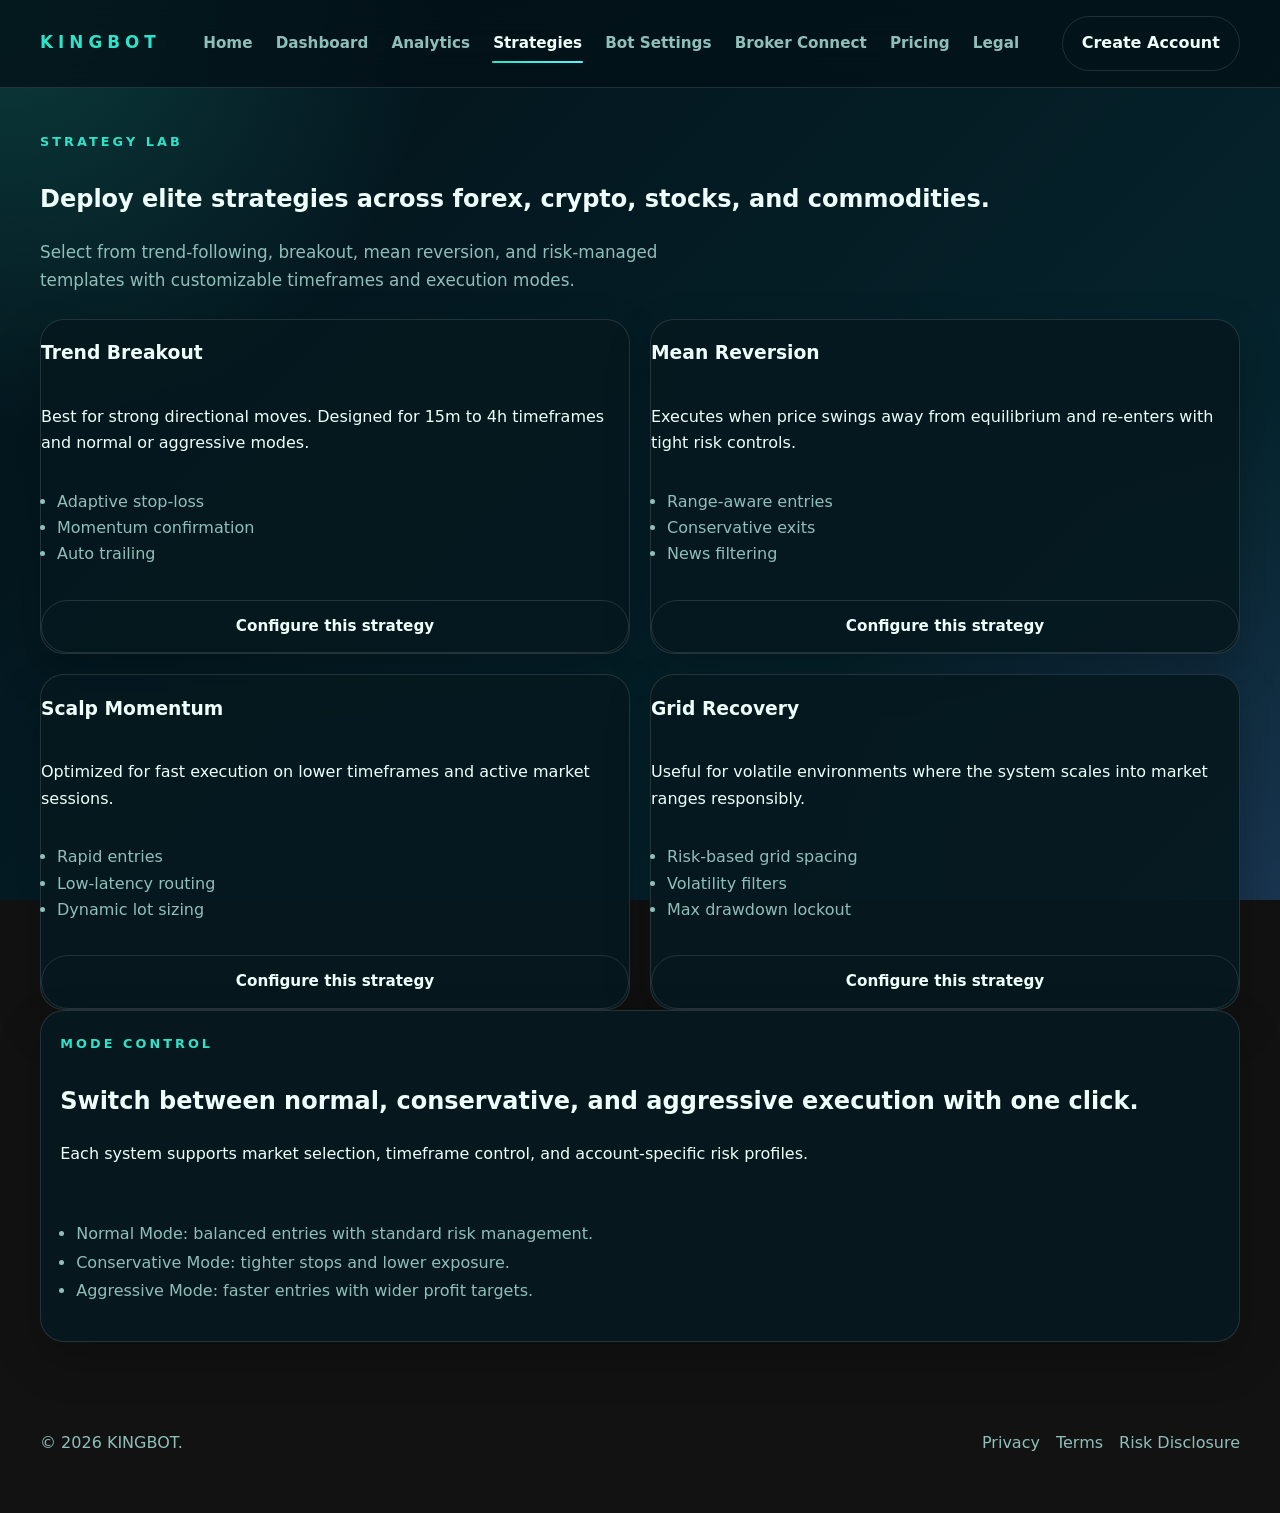
<file: strategies.html>
<!DOCTYPE html>
<html lang="en">
  <head>
    <meta charset="UTF-8" />
    <meta name="viewport" content="width=device-width, initial-scale=1.0" />
    <base href="/" />
    <title>KINGBOT Strategies</title>
    <link rel="stylesheet" href="/styles.css" />
  </head>
  <body>
    <header class="site-header">
      <div class="container nav-bar">
        <a class="brand" href="/index.html">KINGBOT</a>
        <button class="nav-toggle" type="button" aria-label="Toggle navigation" aria-expanded="false" aria-controls="primaryNav">
          <span></span>
        </button>
        <nav class="nav-links" id="primaryNav" aria-label="Main navigation">
          <a href="/index.html">Home</a>
          <a href="/dashboard.html">Dashboard</a>
          <a href="/analytics.html">Analytics</a>
          <a href="/strategies.html">Strategies</a>
          <a href="/settings.html">Bot Settings</a>
          <a href="/brokers.html">Broker Connect</a>
          <a href="/pricing.html">Pricing</a>
          <a href="/legal/privacy.html">Legal</a>
        </nav>
        <div class="nav-actions">
          <a class="button-ghost" href="/signup.html" id="authAction" data-guest-label="Create Account" data-guest-href="/signup.html">Create Account</a>
        </div>
      </div>
    </header>

    <main class="page-shell">
      <section class="container page-intro reveal">
        <span class="eyebrow">STRATEGY LAB</span>
        <h1>Deploy elite strategies across forex, crypto, stocks, and commodities.</h1>
        <p>
          Select from trend-following, breakout, mean reversion, and risk-managed templates with
          customizable timeframes and execution modes.
        </p>
      </section>

      <section class="container strategy-grid reveal-stagger">
        <article class="strategy-card">
          <h3>Trend Breakout</h3>
          <p>Best for strong directional moves. Designed for 15m to 4h timeframes and normal or aggressive modes.</p>
          <ul class="list">
            <li>Adaptive stop-loss</li>
            <li>Momentum confirmation</li>
            <li>Auto trailing</li>
          </ul>
          <div class="card-actions">
            <a class="button button-block secondary" href="/settings.html?template=Trend%20Breakout&timeframe=1h">Configure this strategy</a>
          </div>
        </article>
        <article class="strategy-card">
          <h3>Mean Reversion</h3>
          <p>Executes when price swings away from equilibrium and re-enters with tight risk controls.</p>
          <ul class="list">
            <li>Range-aware entries</li>
            <li>Conservative exits</li>
            <li>News filtering</li>
          </ul>
          <div class="card-actions">
            <a class="button button-block secondary" href="/settings.html?template=Mean%20Reversion&timeframe=15m">Configure this strategy</a>
          </div>
        </article>
        <article class="strategy-card">
          <h3>Scalp Momentum</h3>
          <p>Optimized for fast execution on lower timeframes and active market sessions.</p>
          <ul class="list">
            <li>Rapid entries</li>
            <li>Low-latency routing</li>
            <li>Dynamic lot sizing</li>
          </ul>
          <div class="card-actions">
            <a class="button button-block secondary" href="/settings.html?template=Scalp%20Momentum&timeframe=1m">Configure this strategy</a>
          </div>
        </article>
        <article class="strategy-card">
          <h3>Grid Recovery</h3>
          <p>Useful for volatile environments where the system scales into market ranges responsibly.</p>
          <ul class="list">
            <li>Risk-based grid spacing</li>
            <li>Volatility filters</li>
            <li>Max drawdown lockout</li>
          </ul>
          <div class="card-actions">
            <a class="button button-block secondary" href="/settings.html?template=Grid%20Recovery&timeframe=4h">Configure this strategy</a>
          </div>
        </article>
      </section>

      <section class="container panel reveal">
        <div class="split-grid">
          <div>
            <span class="eyebrow">MODE CONTROL</span>
            <h2>Switch between normal, conservative, and aggressive execution with one click.</h2>
            <p>Each system supports market selection, timeframe control, and account-specific risk profiles.</p>
          </div>
          <div>
            <ul class="list big-list">
              <li>Normal Mode: balanced entries with standard risk management.</li>
              <li>Conservative Mode: tighter stops and lower exposure.</li>
              <li>Aggressive Mode: faster entries with wider profit targets.</li>
            </ul>
          </div>
        </div>
      </section>
    </main>

    <footer class="site-footer">
      <div class="container footer-row">
        <p>© <span class="year"></span> KINGBOT.</p>
        <div class="footer-links">
          <a href="/legal/privacy.html">Privacy</a>
          <a href="/legal/terms.html">Terms</a>
          <a href="/legal/risk.html">Risk Disclosure</a>
        </div>
      </div>
    </footer>

    <script src="/app.js"></script>
  </body>
</html>
</file>
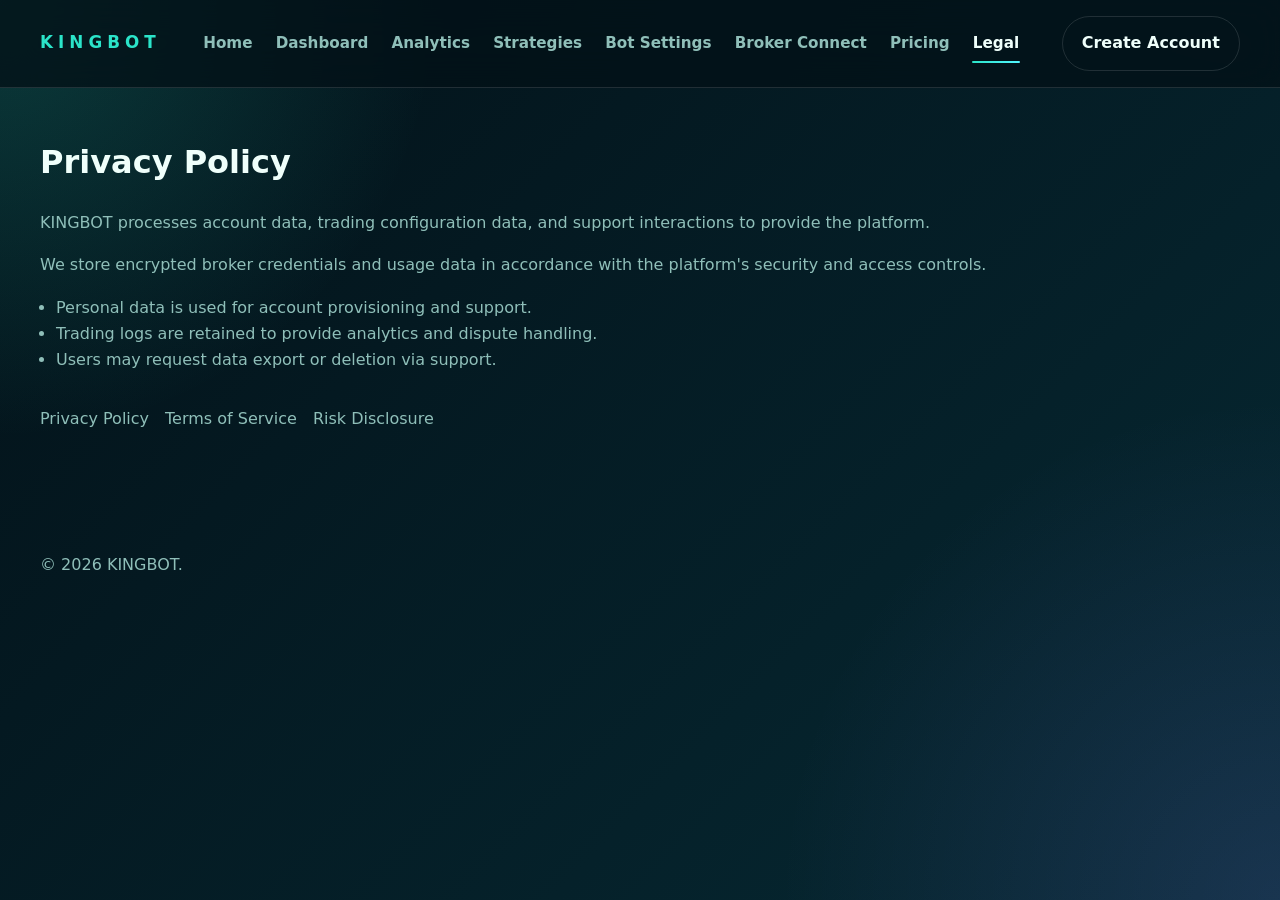
<file: legal/privacy.html>
<!DOCTYPE html>
<html lang="en">
  <head>
    <meta charset="UTF-8" />
    <meta name="viewport" content="width=device-width, initial-scale=1.0" />
    <base href="/" />
    <title>KINGBOT Privacy Policy</title>
    <link rel="stylesheet" href="/styles.css" />
  </head>
  <body>
    <header class="site-header">
      <div class="container nav-bar">
        <a class="brand" href="/index.html">KINGBOT</a>
        <button class="nav-toggle" type="button" aria-label="Toggle navigation" aria-expanded="false" aria-controls="primaryNav">
          <span></span>
        </button>
        <nav class="nav-links" id="primaryNav" aria-label="Main navigation">
          <a href="/index.html">Home</a>
          <a href="/dashboard.html">Dashboard</a>
          <a href="/analytics.html">Analytics</a>
          <a href="/strategies.html">Strategies</a>
          <a href="/settings.html">Bot Settings</a>
          <a href="/brokers.html">Broker Connect</a>
          <a href="/pricing.html">Pricing</a>
          <a href="/legal/privacy.html">Legal</a>
        </nav>
        <div class="nav-actions">
          <a class="button-ghost" href="/signup.html" id="authAction" data-guest-label="Create Account" data-guest-href="/signup.html">Create Account</a>
        </div>
      </div>
    </header>

    <main class="container legal-page reveal">
      <h1>Privacy Policy</h1>
      <p>KINGBOT processes account data, trading configuration data, and support interactions to provide the platform.</p>
      <p>We store encrypted broker credentials and usage data in accordance with the platform's security and access controls.</p>
      <ul class="list">
        <li>Personal data is used for account provisioning and support.</li>
        <li>Trading logs are retained to provide analytics and dispute handling.</li>
        <li>Users may request data export or deletion via support.</li>
      </ul>
      <p class="footer-links" style="margin-top: 2rem;">
        <a href="/legal/privacy.html">Privacy Policy</a>
        <a href="/legal/terms.html">Terms of Service</a>
        <a href="/legal/risk.html">Risk Disclosure</a>
      </p>
    </main>

    <footer class="site-footer">
      <div class="container footer-row">
        <p>© <span class="year"></span> KINGBOT.</p>
      </div>
    </footer>
    <script src="/app.js"></script>
  </body>
</html>
</file>
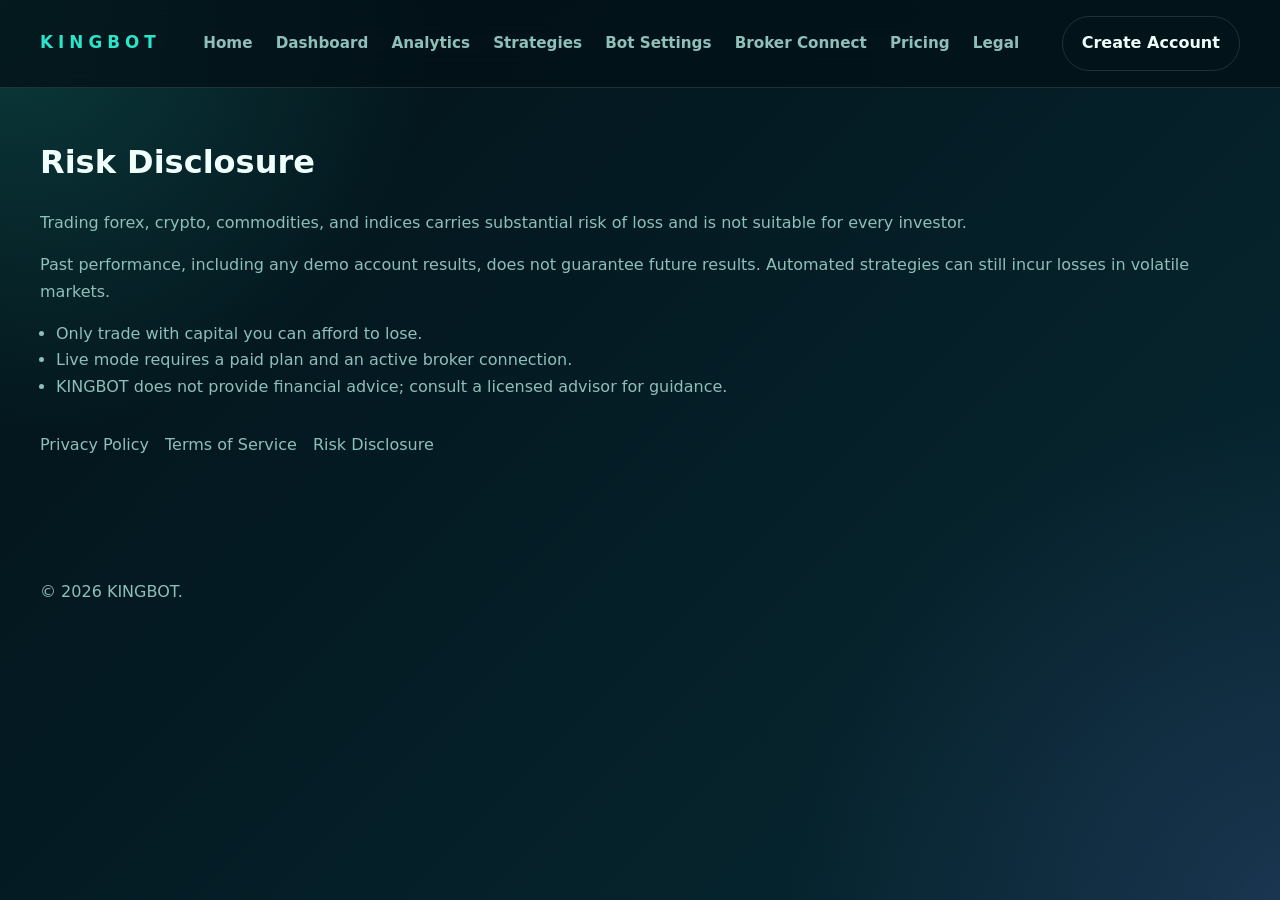
<file: legal/risk.html>
<!DOCTYPE html>
<html lang="en">
  <head>
    <meta charset="UTF-8" />
    <meta name="viewport" content="width=device-width, initial-scale=1.0" />
    <base href="/" />
    <title>KINGBOT Risk Disclosure</title>
    <link rel="stylesheet" href="/styles.css" />
  </head>
  <body>
    <header class="site-header">
      <div class="container nav-bar">
        <a class="brand" href="/index.html">KINGBOT</a>
        <button class="nav-toggle" type="button" aria-label="Toggle navigation" aria-expanded="false" aria-controls="primaryNav">
          <span></span>
        </button>
        <nav class="nav-links" id="primaryNav" aria-label="Main navigation">
          <a href="/index.html">Home</a>
          <a href="/dashboard.html">Dashboard</a>
          <a href="/analytics.html">Analytics</a>
          <a href="/strategies.html">Strategies</a>
          <a href="/settings.html">Bot Settings</a>
          <a href="/brokers.html">Broker Connect</a>
          <a href="/pricing.html">Pricing</a>
          <a href="/legal/privacy.html">Legal</a>
        </nav>
        <div class="nav-actions">
          <a class="button-ghost" href="/signup.html" id="authAction" data-guest-label="Create Account" data-guest-href="/signup.html">Create Account</a>
        </div>
      </div>
    </header>

    <main class="container legal-page reveal">
      <h1>Risk Disclosure</h1>
      <p>Trading forex, crypto, commodities, and indices carries substantial risk of loss and is not suitable for every investor.</p>
      <p>Past performance, including any demo account results, does not guarantee future results. Automated strategies can still incur losses in volatile markets.</p>
      <ul class="list">
        <li>Only trade with capital you can afford to lose.</li>
        <li>Live mode requires a paid plan and an active broker connection.</li>
        <li>KINGBOT does not provide financial advice; consult a licensed advisor for guidance.</li>
      </ul>
      <p class="footer-links" style="margin-top: 2rem;">
        <a href="/legal/privacy.html">Privacy Policy</a>
        <a href="/legal/terms.html">Terms of Service</a>
        <a href="/legal/risk.html">Risk Disclosure</a>
      </p>
    </main>

    <footer class="site-footer">
      <div class="container footer-row">
        <p>© <span class="year"></span> KINGBOT.</p>
      </div>
    </footer>
    <script src="/app.js"></script>
  </body>
</html>
</file>
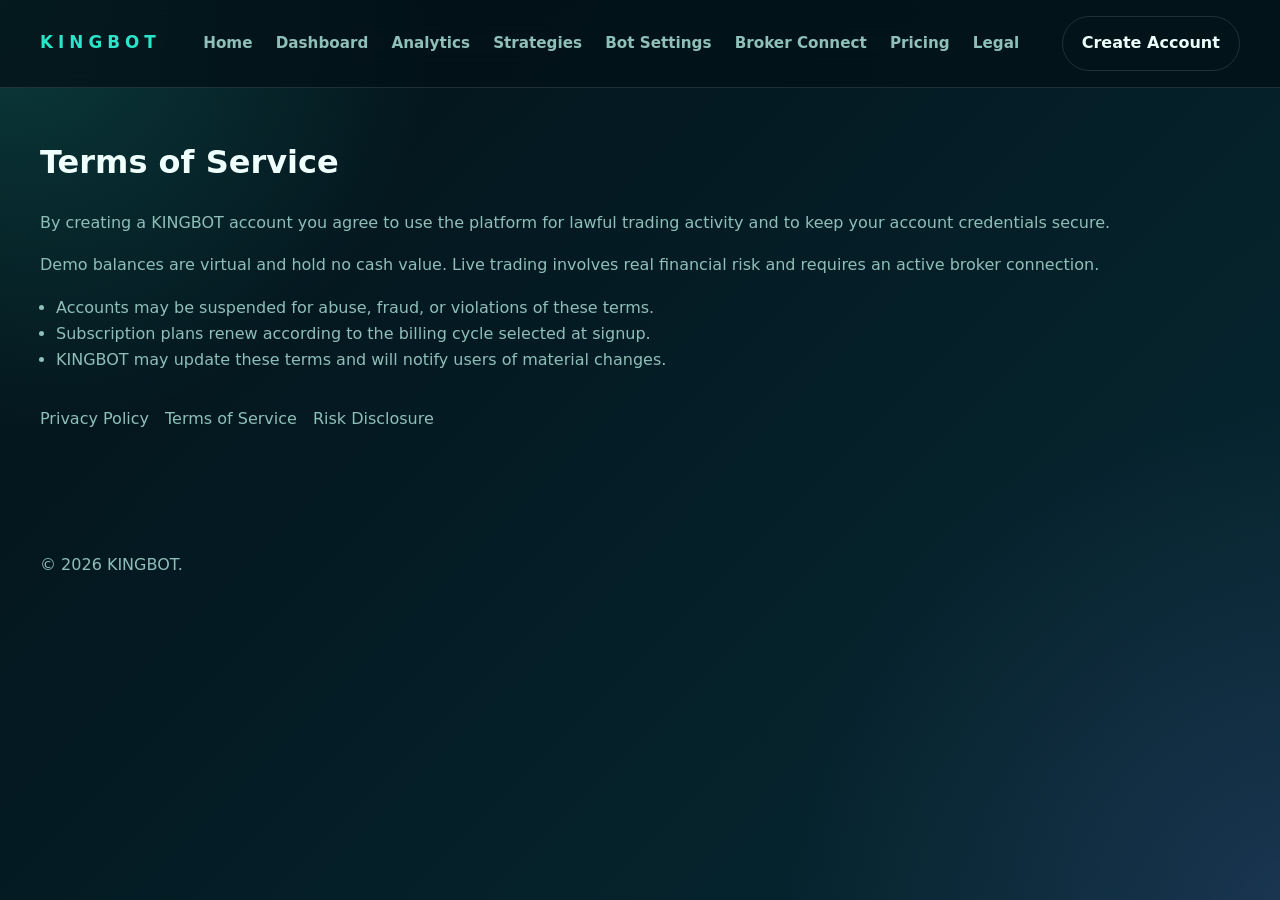
<file: legal/terms.html>
<!DOCTYPE html>
<html lang="en">
  <head>
    <meta charset="UTF-8" />
    <meta name="viewport" content="width=device-width, initial-scale=1.0" />
    <base href="/" />
    <title>KINGBOT Terms of Service</title>
    <link rel="stylesheet" href="/styles.css" />
  </head>
  <body>
    <header class="site-header">
      <div class="container nav-bar">
        <a class="brand" href="/index.html">KINGBOT</a>
        <button class="nav-toggle" type="button" aria-label="Toggle navigation" aria-expanded="false" aria-controls="primaryNav">
          <span></span>
        </button>
        <nav class="nav-links" id="primaryNav" aria-label="Main navigation">
          <a href="/index.html">Home</a>
          <a href="/dashboard.html">Dashboard</a>
          <a href="/analytics.html">Analytics</a>
          <a href="/strategies.html">Strategies</a>
          <a href="/settings.html">Bot Settings</a>
          <a href="/brokers.html">Broker Connect</a>
          <a href="/pricing.html">Pricing</a>
          <a href="/legal/privacy.html">Legal</a>
        </nav>
        <div class="nav-actions">
          <a class="button-ghost" href="/signup.html" id="authAction" data-guest-label="Create Account" data-guest-href="/signup.html">Create Account</a>
        </div>
      </div>
    </header>

    <main class="container legal-page reveal">
      <h1>Terms of Service</h1>
      <p>By creating a KINGBOT account you agree to use the platform for lawful trading activity and to keep your account credentials secure.</p>
      <p>Demo balances are virtual and hold no cash value. Live trading involves real financial risk and requires an active broker connection.</p>
      <ul class="list">
        <li>Accounts may be suspended for abuse, fraud, or violations of these terms.</li>
        <li>Subscription plans renew according to the billing cycle selected at signup.</li>
        <li>KINGBOT may update these terms and will notify users of material changes.</li>
      </ul>
      <p class="footer-links" style="margin-top: 2rem;">
        <a href="/legal/privacy.html">Privacy Policy</a>
        <a href="/legal/terms.html">Terms of Service</a>
        <a href="/legal/risk.html">Risk Disclosure</a>
      </p>
    </main>

    <footer class="site-footer">
      <div class="container footer-row">
        <p>© <span class="year"></span> KINGBOT.</p>
      </div>
    </footer>
    <script src="/app.js"></script>
  </body>
</html>
</file>
<file: styles.css>
:root {
  color-scheme: dark;
  --bg: #031118;
  --bg-2: #062933;
  --panel: rgba(6, 24, 31, 0.92);
  --panel-2: #0d3540;
  --text: #effffb;
  --muted: #8fbfb9;
  --accent: #2be4c9;
  --accent-2: #53f6ff;
  --accent-3: #8d7dff;
  --success: #4cf2a8;
  --warning: #ffd86d;
  --danger: #ff6b6b;
  --border: rgba(255,255,255,0.12);
  --ease: cubic-bezier(0.16, 1, 0.3, 1);
  --dur-fast: 180ms;
  --dur-mid: 320ms;
  --dur-slow: 620ms;
}

* { box-sizing: border-box; }
html { scroll-behavior: smooth; }
body {
  margin: 0;
  font-family: 'Inter', system-ui, -apple-system, BlinkMacSystemFont, 'Segoe UI', sans-serif;
  background: radial-gradient(circle at top left, rgba(43,228,201,0.2), transparent 28%), radial-gradient(circle at bottom right, rgba(141,125,255,0.14), transparent 32%), linear-gradient(135deg, var(--bg), var(--bg-2));
  background-attachment: fixed;
  color: var(--text);
  line-height: 1.65;
  min-height: 100vh;
  -webkit-font-smoothing: antialiased;
  overflow-x: hidden;
}
a { color: inherit; text-decoration: none; }
img, svg { max-width: 100%; display: block; }
.container { width: min(1200px, calc(100% - 2rem)); margin: 0 auto; }

::selection { background: rgba(43,228,201,0.35); color: var(--text); }

:focus-visible {
  outline: 2px solid var(--accent-2);
  outline-offset: 3px;
  border-radius: 6px;
}

.site-header {
  position: sticky; top: 0; z-index: 40; backdrop-filter: blur(18px); background: rgba(3, 17, 24, 0.78); border-bottom: 1px solid var(--border);
  transition: box-shadow var(--dur-mid) var(--ease), background var(--dur-mid) var(--ease);
}
.site-header.is-scrolled { box-shadow: 0 12px 30px rgba(0,0,0,0.35); background: rgba(3, 17, 24, 0.94); }
.nav-bar { display: flex; justify-content: space-between; align-items: center; padding: 1rem 0; gap: 1rem; position: relative; }
.brand { font-weight: 800; letter-spacing: 0.3em; color: var(--accent); font-size: 1.05rem; transition: opacity var(--dur-fast) var(--ease); }
.brand:hover { opacity: 0.8; }
.nav-links { display: flex; gap: 1.35rem; flex-wrap: wrap; align-items: center; }
.nav-links a { color: var(--muted); font-weight: 600; font-size: 0.95rem; position: relative; padding: 0.3rem 0.05rem; transition: color var(--dur-fast) var(--ease); }
.nav-links a::after { content: ''; position: absolute; left: 0; right: 100%; bottom: -2px; height: 2px; background: linear-gradient(90deg, var(--accent), var(--accent-2)); border-radius: 2px; transition: right var(--dur-mid) var(--ease); }
.nav-links a:hover { color: var(--text); }
.nav-links a:hover::after, .nav-links a.active::after { right: 0; }
.nav-links a.active { color: var(--text); }
.nav-actions { display: flex; align-items: center; gap: 0.75rem; }
.nav-toggle {
  display: none; width: 42px; height: 42px; border-radius: 12px; border: 1px solid var(--border); background: rgba(255,255,255,0.04);
  align-items: center; justify-content: center; cursor: pointer; flex-shrink: 0;
}
.nav-toggle span, .nav-toggle span::before, .nav-toggle span::after {
  content: ''; display: block; width: 18px; height: 2px; background: var(--text); border-radius: 2px; position: relative; transition: transform var(--dur-fast) var(--ease), opacity var(--dur-fast) var(--ease);
}
.nav-toggle span::before { position: absolute; top: -6px; left: 0; }
.nav-toggle span::after { position: absolute; top: 6px; left: 0; }
.nav-toggle[aria-expanded="true"] span { background: transparent; }
.nav-toggle[aria-expanded="true"] span::before { top: 0; transform: rotate(45deg); }
.nav-toggle[aria-expanded="true"] span::after { top: 0; transform: rotate(-45deg); }

.button {
  display: inline-flex; align-items: center; justify-content: center; padding: 0.82rem 1.2rem; min-height: 44px; border-radius: 999px; background: linear-gradient(135deg, var(--accent), var(--accent-2)); color: #02212a; font-weight: 800; border: 0; cursor: pointer; transition: transform var(--dur-fast) var(--ease), box-shadow var(--dur-fast) var(--ease), opacity var(--dur-fast) var(--ease); font-size: 0.95rem; white-space: nowrap;
}
.button:hover { transform: translateY(-2px); box-shadow: 0 12px 28px rgba(43,228,201,0.28); }
.button:active { transform: translateY(0); box-shadow: 0 4px 12px rgba(43,228,201,0.22); }
.button:disabled { opacity: 0.6; cursor: not-allowed; transform: none; box-shadow: none; }
.button.secondary { background: transparent; color: var(--text); border: 1px solid var(--border); }
.button.secondary:hover { border-color: var(--accent); box-shadow: 0 10px 24px rgba(43,228,201,0.14); }
.button-ghost { background: transparent; border: 1px solid var(--border); color: var(--text); min-height: 44px; padding: 0.82rem 1.2rem; display: inline-flex; align-items: center; justify-content: center; border-radius: 999px; transition: transform var(--dur-fast) var(--ease), border-color var(--dur-fast) var(--ease), box-shadow var(--dur-fast) var(--ease); font-weight: 700; white-space: nowrap; }
.button-ghost:hover { border-color: var(--accent); transform: translateY(-2px); box-shadow: 0 10px 22px rgba(43,228,201,0.14); }
.button-sm { padding: 0.55rem 0.9rem; min-height: 36px; font-size: 0.85rem; }
.button-block { width: 100%; }

.hero { padding: 4.5rem 0 3rem; position: relative; }
.hero-grid, .split-grid, .settings-grid, .broker-grid, .strategy-grid, .pricing-grid, .dashboard-grid { display: grid; gap: 1.25rem; }
.hero-grid { grid-template-columns: 1.15fr 0.95fr; align-items: center; }
.hero h1 { font-size: clamp(2.1rem, 4.4vw, 3.7rem); margin: 0.3rem 0 0.8rem; line-height: 1.08; letter-spacing: -0.01em; }
.hero p, .page-intro p { color: var(--muted); font-size: 1.05rem; max-width: 62ch; }
.hero-actions { display: flex; gap: 0.75rem; flex-wrap: wrap; margin-top: 1.2rem; }
.hero-badges { display: flex; gap: 0.7rem; flex-wrap: wrap; list-style: none; padding: 0; margin: 1.2rem 0 0; }
.hero-badges li, .status-pill { display: inline-flex; align-items: center; padding: 0.45rem 0.75rem; background: rgba(255,255,255,0.07); border: 1px solid var(--border); border-radius: 999px; font-size: 0.84rem; color: var(--text); }
.status-pill-alt { background: rgba(76,242,168,0.16); color: var(--success); }
.status-pill.pulse::before { content: ''; width: 6px; height: 6px; border-radius: 50%; background: var(--success); margin-right: 0.45rem; box-shadow: 0 0 0 rgba(76,242,168,0.6); animation: pulse-dot 1.8s ease-out infinite; }

.hero-card, .panel, .feature-card, .pricing-card, .preview-card, .broker-card, .strategy-card {
  background: var(--panel); border: 1px solid var(--border); border-radius: 24px; box-shadow: 0 18px 45px rgba(0,0,0,0.22);
  transition: transform var(--dur-mid) var(--ease), box-shadow var(--dur-mid) var(--ease), border-color var(--dur-mid) var(--ease);
}
.feature-card:hover, .pricing-card:hover, .broker-card:hover, .strategy-card:hover, .panel.hoverable:hover {
  transform: translateY(-5px); border-color: rgba(43,228,201,0.4); box-shadow: 0 24px 55px rgba(0,0,0,0.32);
}
.hero-card { padding: 1.3rem; position: relative; overflow: hidden; animation: float 6s var(--ease) infinite; }
.hero-card::before { content: ''; position: absolute; inset: auto -40px -40px auto; width: 180px; height: 180px; border-radius: 50%; background: radial-gradient(circle, rgba(43,228,201,0.28), transparent 70%); animation: pulse-glow 5s ease-in-out infinite; }
.card-top { display: flex; justify-content: space-between; gap: 0.5rem; margin-bottom: 1rem; }
.metric-grid { display: grid; grid-template-columns: repeat(2, minmax(0, 1fr)); gap: 0.8rem; }
.metric-grid > div { padding: 0.9rem; background: rgba(255,255,255,0.04); border-radius: 16px; transition: background var(--dur-fast) var(--ease); }
.metric-grid > div:hover { background: rgba(255,255,255,0.07); }
.metric-grid strong { display: block; font-size: 1.2rem; }
.metric-grid span { color: var(--muted); font-size: 0.9rem; }
.mini-chart { height: 180px; border-radius: 18px; background: linear-gradient(180deg, rgba(43,228,201,0.2), rgba(83,246,255,0.12)); margin-top: 1rem; position: relative; overflow: hidden; }
.trend-line { position: absolute; inset: 24px 10% auto 10%; height: 85px; border-radius: 999px; border-left: 3px solid rgba(255,255,255,0.9); transform: rotate(-12deg); animation: grow-line var(--dur-slow) var(--ease) both; }
.trend-line.two { inset: auto 10% 24px 16%; height: 60px; border-left-color: rgba(76,242,168,0.9); transform: rotate(12deg); animation-delay: 120ms; }
.orb { width: 140px; height: 140px; border-radius: 50%; margin: 0 auto 1rem auto; background: radial-gradient(circle at 30% 30%, var(--accent), var(--accent-2)); box-shadow: 0 0 50px rgba(43,228,201,0.3); animation: pulse-glow 4s ease-in-out infinite; }
.section { padding: 2.4rem 0; }
.section-alt { background: rgba(255,255,255,0.025); }
.section-heading { margin-bottom: 1.3rem; }
.eyebrow { display: inline-block; margin-bottom: 0.5rem; text-transform: uppercase; letter-spacing: 0.24em; font-size: 0.8rem; font-weight: 700; color: var(--accent); }
.feature-grid, .pricing-preview-grid { display: grid; grid-template-columns: repeat(4, minmax(0, 1fr)); gap: 1rem; }
.feature-card, .pricing-card, .panel { padding: 1.2rem; }
.pricing-card { display: flex; flex-direction: column; }
.pricing-card.featured { border-color: rgba(43,228,201,0.55); transform: translateY(-4px); }
.pricing-card.featured:hover { transform: translateY(-8px); }
.price { font-size: 2rem; font-weight: 800; color: var(--accent); }
.list { padding-left: 1rem; color: var(--muted); }
.big-list { line-height: 1.8; }
.page-shell { padding: 2.5rem 0 3rem; }
.page-intro { margin-bottom: 1.5rem; }
.pricing-grid { grid-template-columns: repeat(2, minmax(0, 1fr)); }
.settings-grid { grid-template-columns: 1.1fr 0.8fr; }
.settings-form label, .panel label { display: flex; flex-direction: column; gap: 0.35rem; margin-bottom: 0.9rem; font-weight: 600; }
.settings-form input, .settings-form select, .panel input, .panel select {
  padding: 0.7rem 0.8rem; min-height: 44px; border-radius: 12px; border: 1px solid var(--border); background: rgba(255,255,255,0.04); color: var(--text);
  transition: border-color var(--dur-fast) var(--ease), background var(--dur-fast) var(--ease); font-size: 1rem; font-family: inherit;
}
.settings-form input:focus, .settings-form select:focus, .panel input:focus, .panel select:focus { border-color: var(--accent); background: rgba(255,255,255,0.07); }
.settings-form input[type="range"] { padding: 0; min-height: auto; accent-color: var(--accent); }
.settings-form input[type="checkbox"] { width: 20px; height: 20px; min-height: auto; accent-color: var(--accent); }
.preview-card { display: grid; gap: 0.8rem; align-content: start; }
.preview-row { display: flex; justify-content: space-between; border-bottom: 1px solid var(--border); padding-bottom: 0.6rem; }
.status-text { color: var(--success); }
.status-text.is-error { color: var(--danger); }
.broker-grid { grid-template-columns: repeat(2, minmax(0, 1fr)); }
.strategy-grid { grid-template-columns: repeat(2, minmax(0, 1fr)); }
.strategy-card, .pricing-card { display: flex; flex-direction: column; }
.card-actions { margin-top: auto; padding-top: 1rem; }
.payment-card { margin-top: 1.5rem; display: flex; justify-content: space-between; gap: 1rem; align-items: center; }
.toggle-group { display: inline-flex; gap: 0.5rem; flex-wrap: wrap; }
.toggle-group button { transition: background var(--dur-fast) var(--ease), color var(--dur-fast) var(--ease), border-color var(--dur-fast) var(--ease); }
.toggle-group button.active { background: linear-gradient(135deg, var(--accent), var(--accent-2)); color: #01222b; border-color: transparent; }
.bot-card { display: flex; justify-content: space-between; align-items: center; gap: 1rem; padding: 0.95rem 0.3rem; border-bottom: 1px solid var(--border); border-radius: 12px; transition: background var(--dur-fast) var(--ease); }
.bot-card:hover { background: rgba(255,255,255,0.03); }
.bot-card:last-child { border-bottom: 0; }
.stat-pill { display: inline-block; padding: 0.3rem 0.6rem; border-radius: 999px; background: rgba(43,228,201,0.14); color: var(--accent); font-size: 0.8rem; margin-top: 0.3rem; }
.dashboard-grid { grid-template-columns: 1.2fr 0.8fr; }
.site-footer { padding: 1.5rem 0 2.5rem; color: var(--muted); }
.footer-row { display: flex; justify-content: space-between; align-items: center; gap: 1rem; flex-wrap: wrap; }
.footer-links { display: flex; gap: 1rem; flex-wrap: wrap; }
.footer-links a { transition: color var(--dur-fast) var(--ease); }
.footer-links a:hover { color: var(--text); }
.legal-page { padding: 3rem 0 4rem; }
.legal-page h1 { margin-top: 0; }
.legal-page p, .legal-page li { color: var(--muted); }

.skeleton { position: relative; overflow: hidden; color: transparent !important; background: rgba(255,255,255,0.06); border-radius: 8px; }
.skeleton::after {
  content: ''; position: absolute; inset: 0; transform: translateX(-100%);
  background: linear-gradient(90deg, transparent, rgba(255,255,255,0.12), transparent);
  animation: shimmer 1.4s infinite;
}

.reveal { opacity: 0; transform: translateY(18px); transition: opacity var(--dur-slow) var(--ease), transform var(--dur-slow) var(--ease); }
.reveal.in-view { opacity: 1; transform: translateY(0); }
.reveal-stagger > * { opacity: 0; transform: translateY(18px); transition: opacity var(--dur-slow) var(--ease), transform var(--dur-slow) var(--ease); }
.reveal-stagger.in-view > * { opacity: 1; transform: translateY(0); }
.reveal-stagger.in-view > *:nth-child(1) { transition-delay: 0ms; }
.reveal-stagger.in-view > *:nth-child(2) { transition-delay: 80ms; }
.reveal-stagger.in-view > *:nth-child(3) { transition-delay: 160ms; }
.reveal-stagger.in-view > *:nth-child(4) { transition-delay: 240ms; }
.reveal-stagger.in-view > *:nth-child(5) { transition-delay: 320ms; }
.reveal-stagger.in-view > *:nth-child(6) { transition-delay: 400ms; }

.fade-in { animation: fade-in var(--dur-slow) var(--ease) both; }

@keyframes fade-in { from { opacity: 0; transform: translateY(14px); } to { opacity: 1; transform: translateY(0); } }
@keyframes float { 0%, 100% { transform: translateY(0); } 50% { transform: translateY(-8px); } }
@keyframes pulse-glow { 0%, 100% { opacity: 0.75; transform: scale(1); } 50% { opacity: 1; transform: scale(1.06); } }
@keyframes pulse-dot { 0% { box-shadow: 0 0 0 0 rgba(76,242,168,0.55); } 70% { box-shadow: 0 0 0 8px rgba(76,242,168,0); } 100% { box-shadow: 0 0 0 0 rgba(76,242,168,0); } }
@keyframes grow-line { from { clip-path: inset(0 100% 0 0); } to { clip-path: inset(0 0 0 0); } }
@keyframes shimmer { 100% { transform: translateX(100%); } }
@keyframes spin { to { transform: rotate(360deg); } }

.spinner { width: 16px; height: 16px; border-radius: 50%; border: 2px solid rgba(255,255,255,0.25); border-top-color: var(--text); display: inline-block; animation: spin 700ms linear infinite; vertical-align: middle; margin-right: 0.5rem; }

@media (prefers-reduced-motion: reduce) {
  html { scroll-behavior: auto; }
  *, *::before, *::after { animation-duration: 0.01ms !important; animation-iteration-count: 1 !important; transition-duration: 0.01ms !important; scroll-behavior: auto !important; }
  .reveal, .reveal-stagger > * { opacity: 1; transform: none; }
}

@media (max-width: 900px) {
  .hero-grid, .split-grid, .settings-grid, .pricing-grid, .strategy-grid, .broker-grid, .feature-grid, .pricing-preview-grid, .dashboard-grid { grid-template-columns: 1fr; }
  .payment-card { flex-direction: column; align-items: flex-start; }
  .feature-grid, .pricing-preview-grid { grid-template-columns: repeat(2, minmax(0, 1fr)); }
}

@media (max-width: 780px) {
  .nav-toggle { display: inline-flex; }
  .nav-links {
    position: absolute; top: 100%; left: 0; right: 0; flex-direction: column; align-items: stretch; gap: 0;
    background: rgba(3, 17, 24, 0.98); border-bottom: 1px solid var(--border); padding: 0.5rem 0;
    max-height: 0; overflow: hidden; opacity: 0; transition: max-height var(--dur-mid) var(--ease), opacity var(--dur-fast) var(--ease);
  }
  .nav-links.is-open { max-height: 480px; opacity: 1; padding: 0.5rem 0 1rem; }
  .nav-links a { padding: 0.85rem 1.5rem; width: 100%; }
  .nav-links a::after { display: none; }
  .nav-links a:hover, .nav-links a.active { background: rgba(255,255,255,0.05); }
}

@media (max-width: 640px) {
  .nav-bar { flex-wrap: wrap; }
  .hero { padding-top: 2.5rem; }
  .metric-grid { grid-template-columns: 1fr 1fr; }
  .container { width: min(100% - 1.2rem, 1200px); }
  .hero-actions { flex-direction: column; align-items: stretch; }
  .hero-actions .button, .hero-actions .button-ghost { width: 100%; }
  .bot-card { flex-direction: column; align-items: flex-start; }
  .feature-grid, .pricing-preview-grid { grid-template-columns: 1fr; }
  .payment-details { text-align: left; }
  .toggle-group { width: 100%; }
  .toggle-group button { flex: 1; }
}

@media (hover: none) {
  .feature-card:hover, .pricing-card:hover, .broker-card:hover, .strategy-card:hover, .button:hover, .button-ghost:hover { transform: none; }
}
</file>
